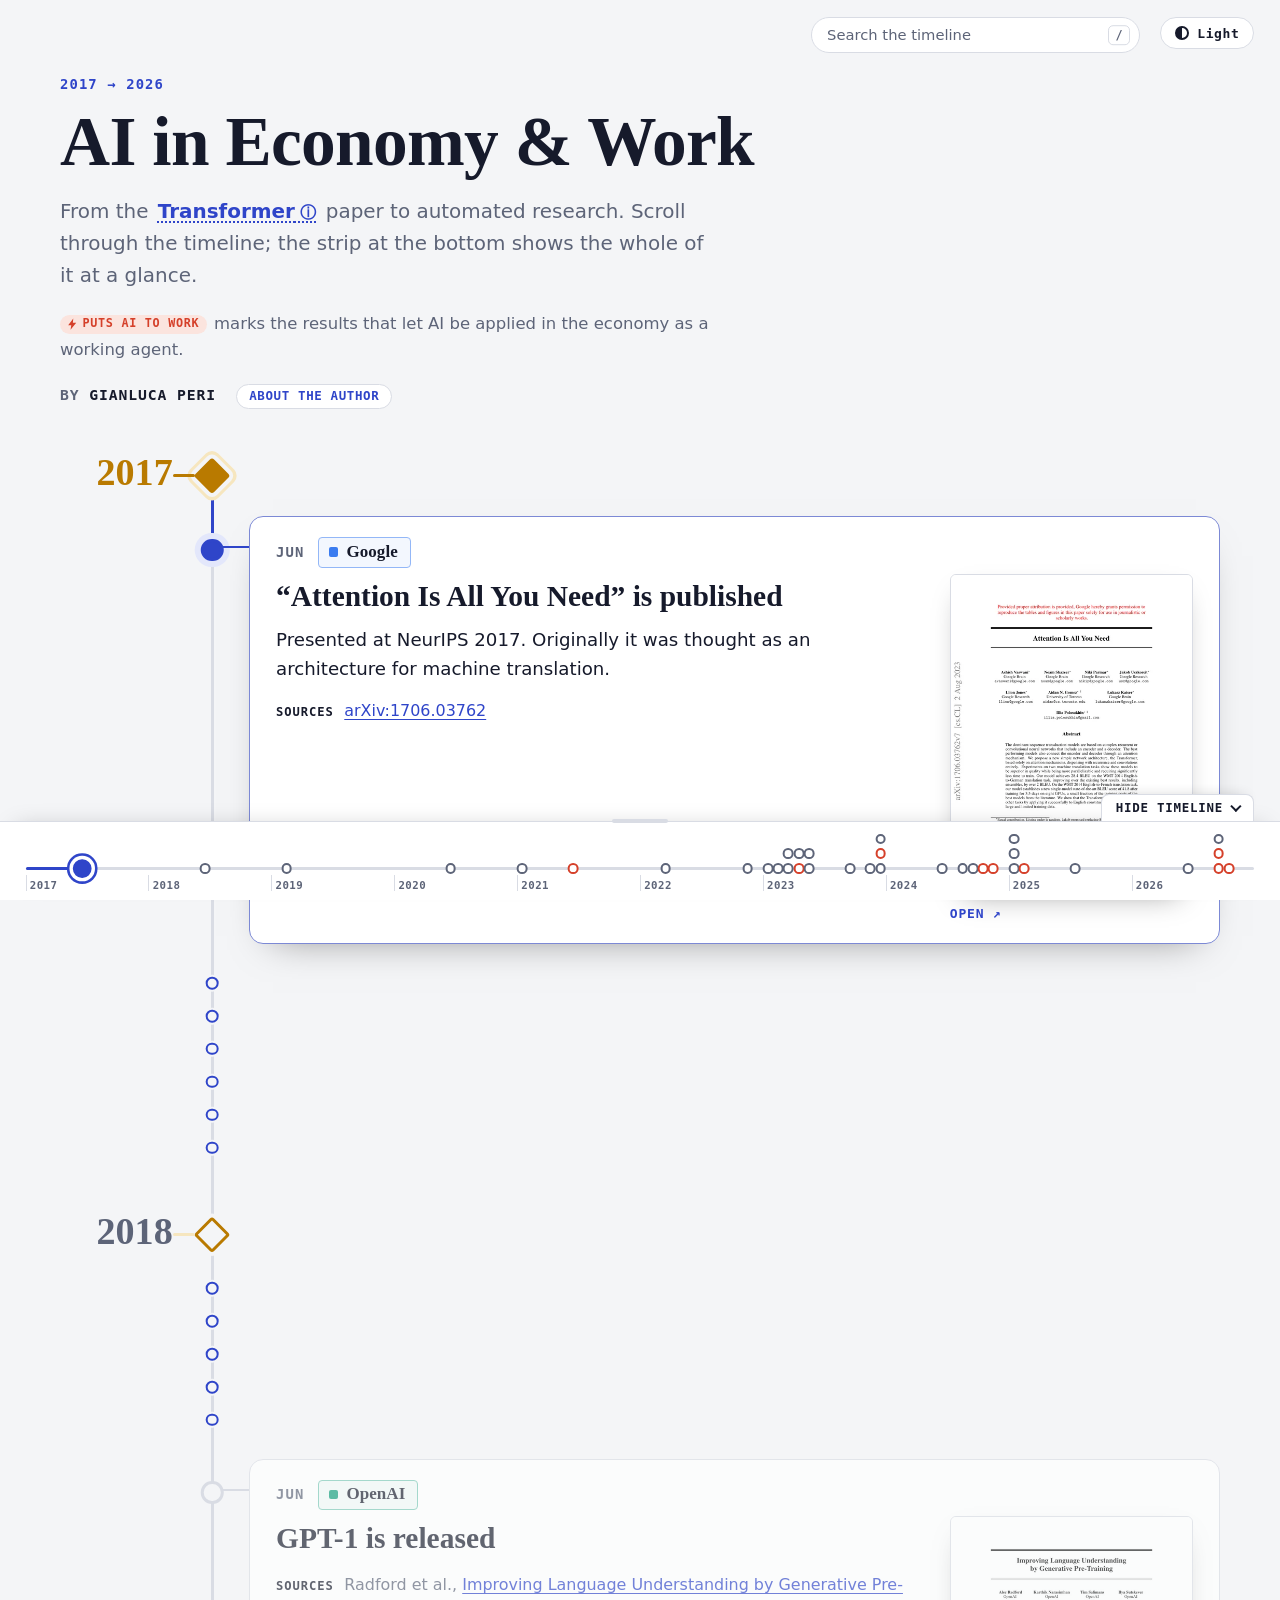
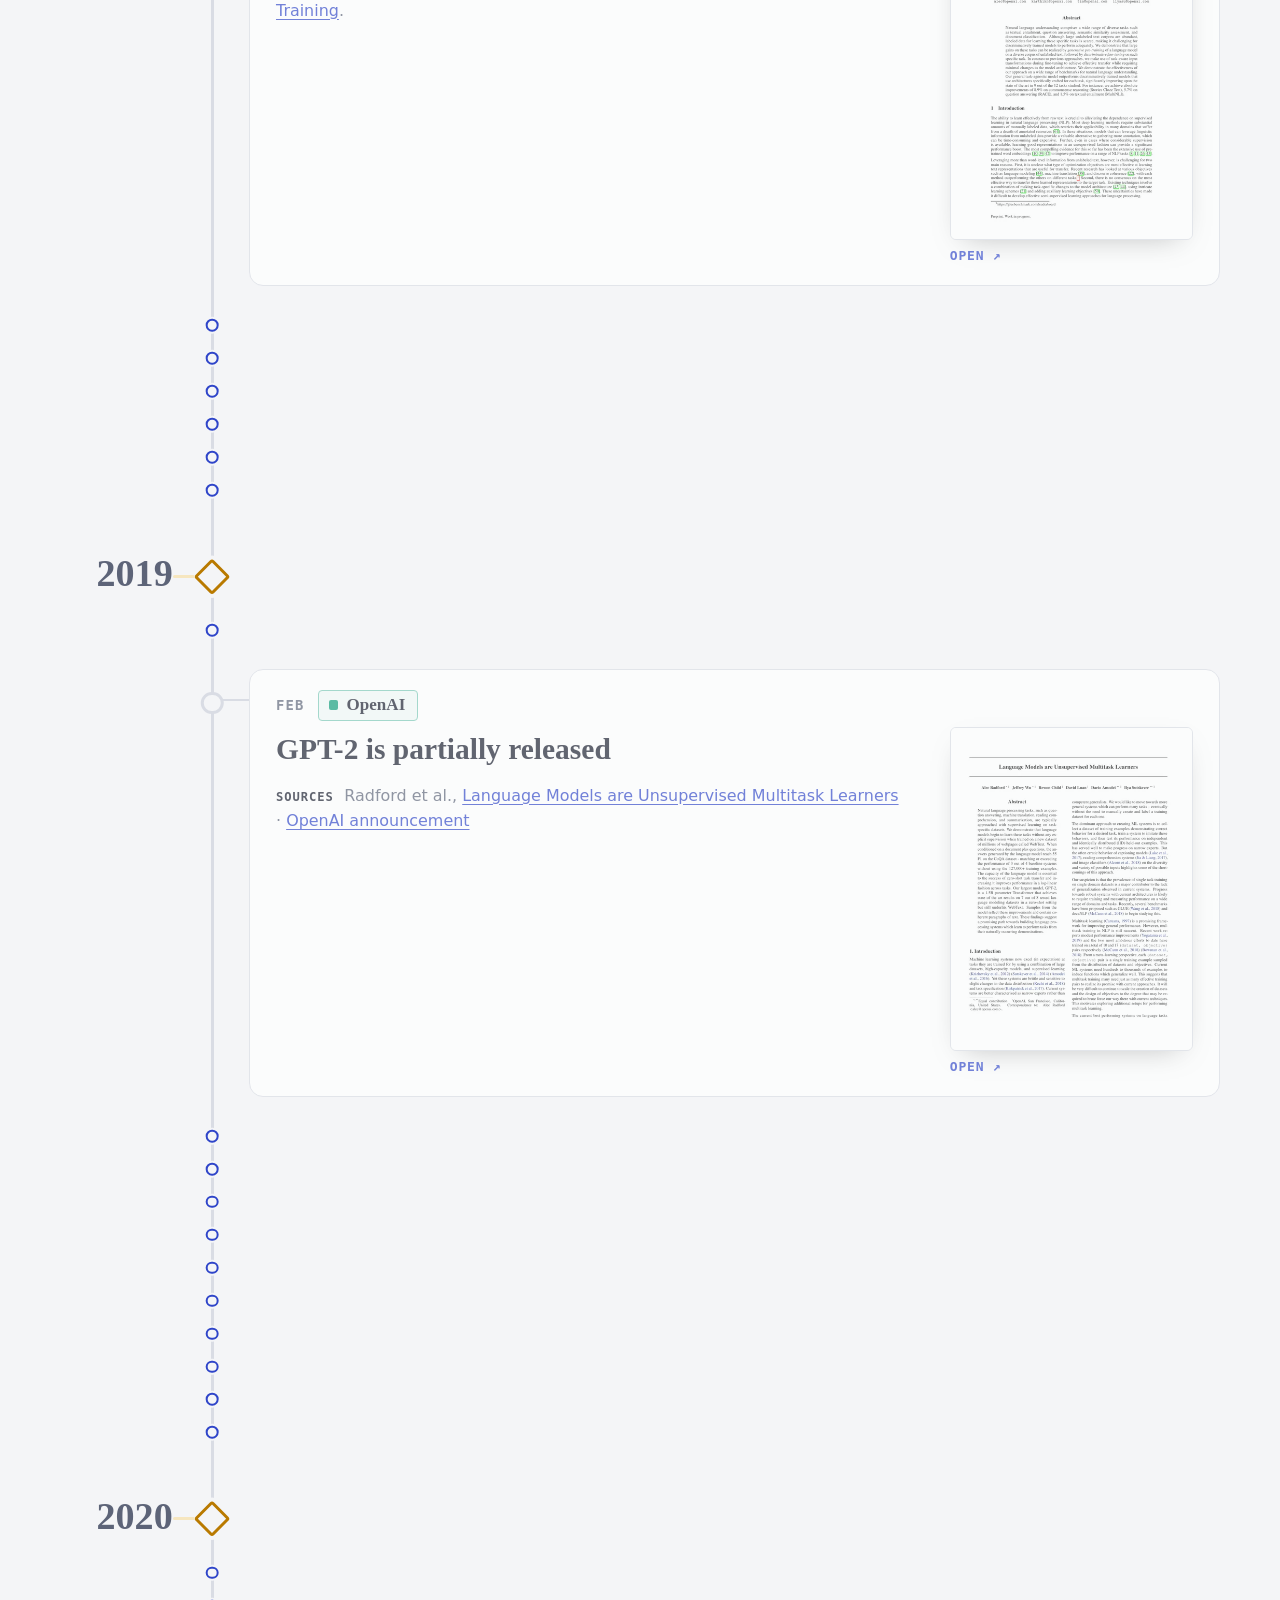
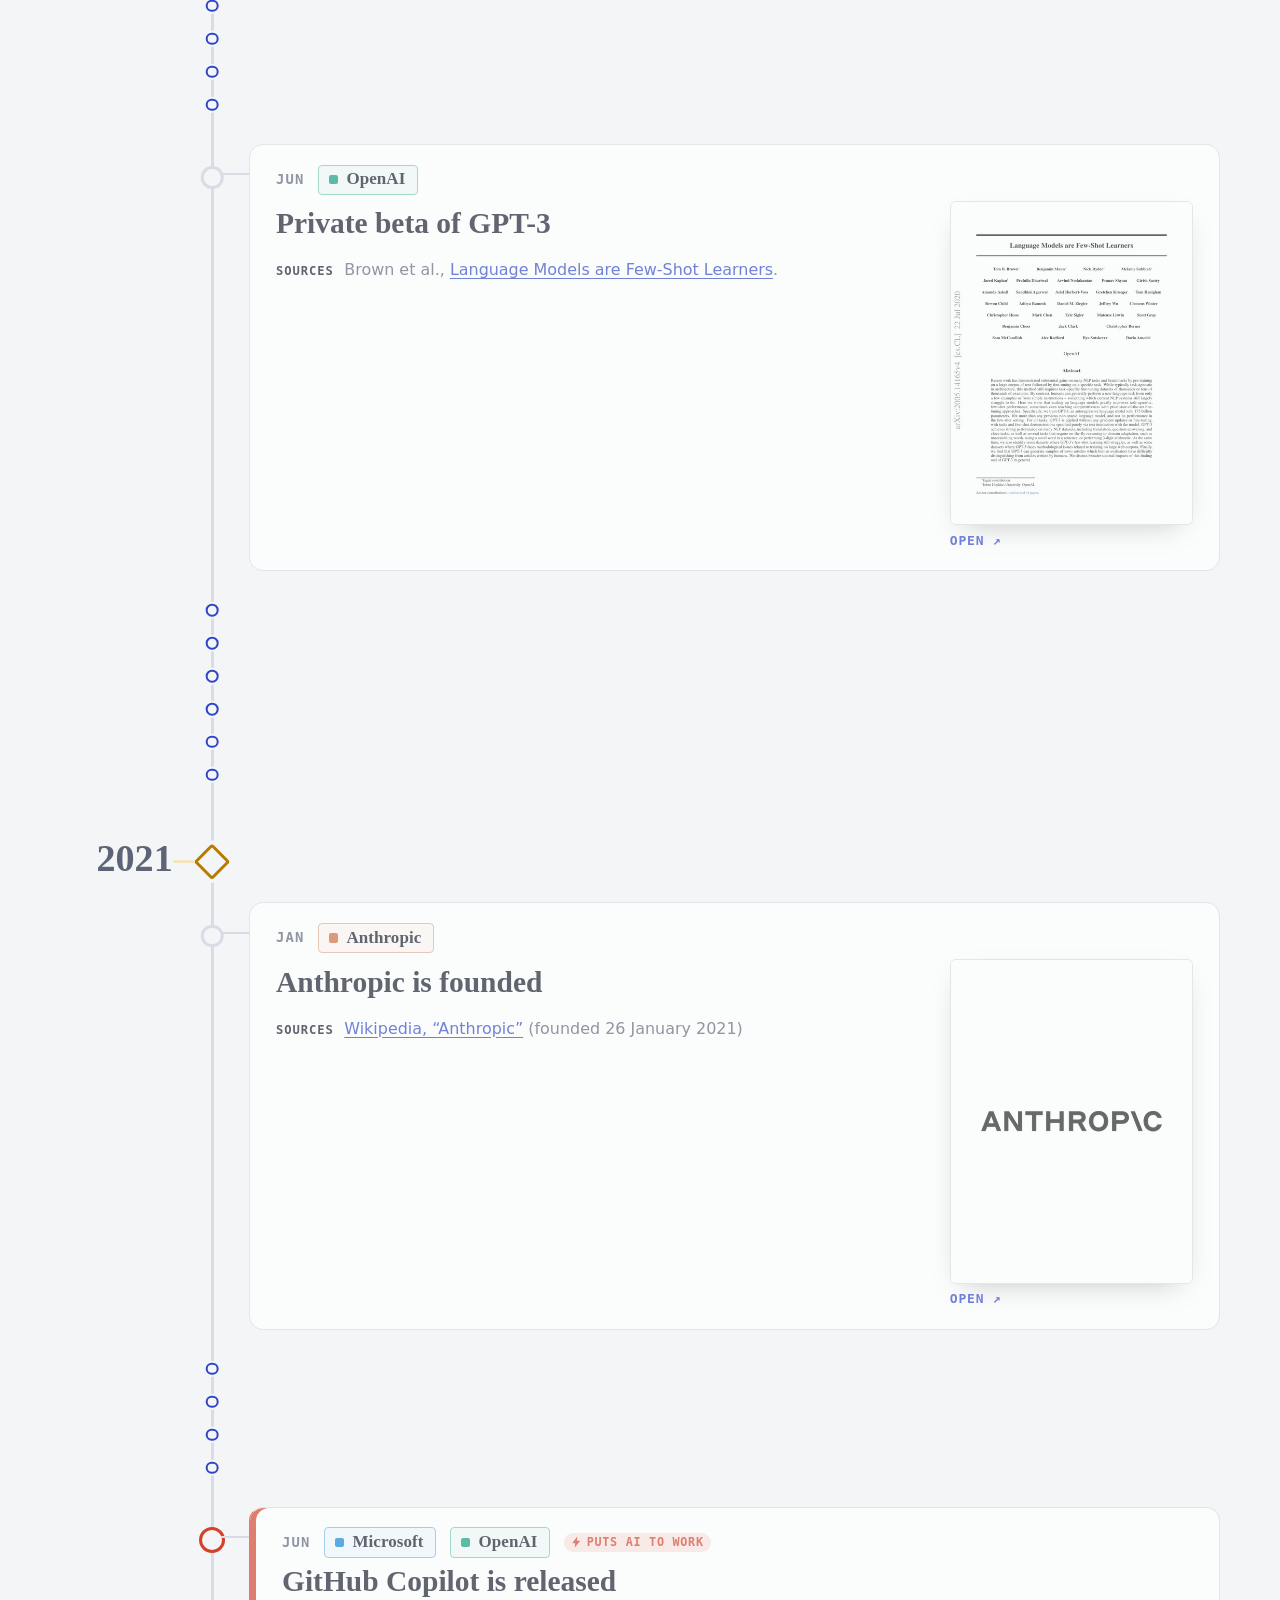
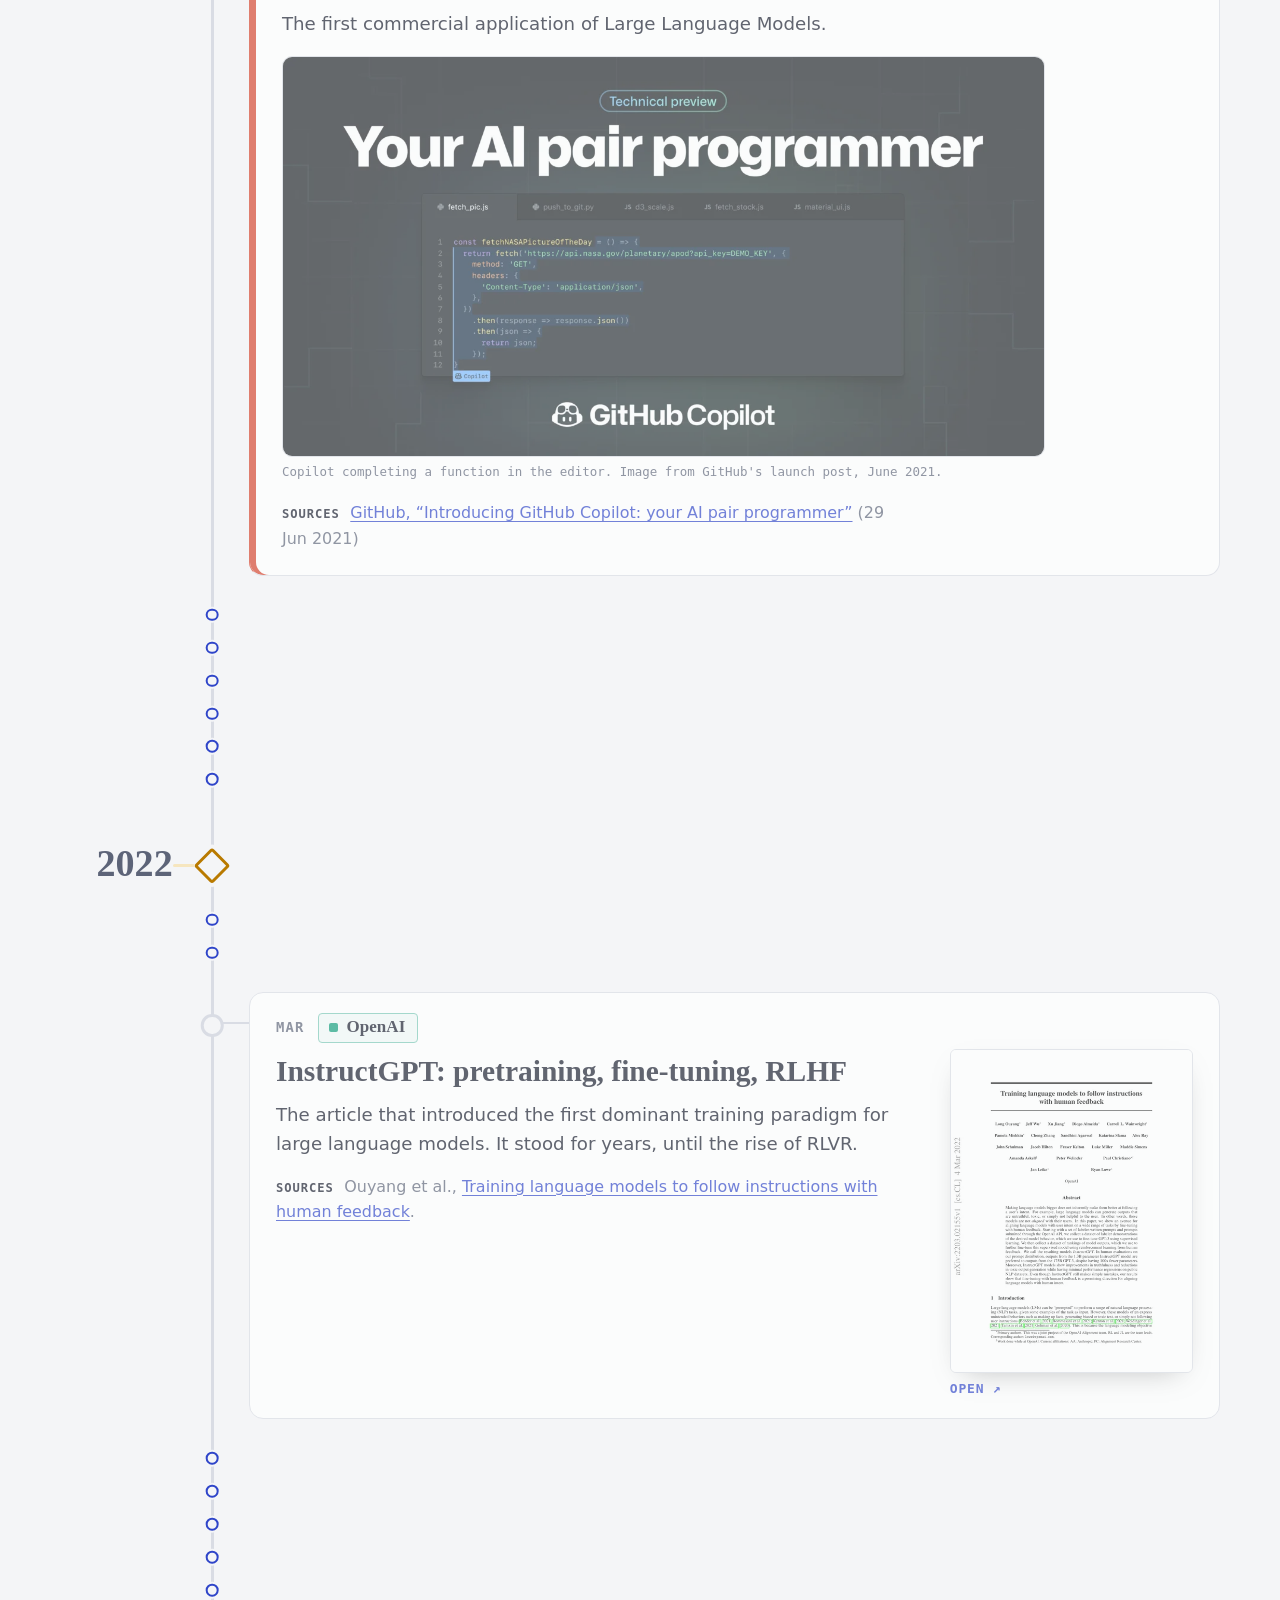
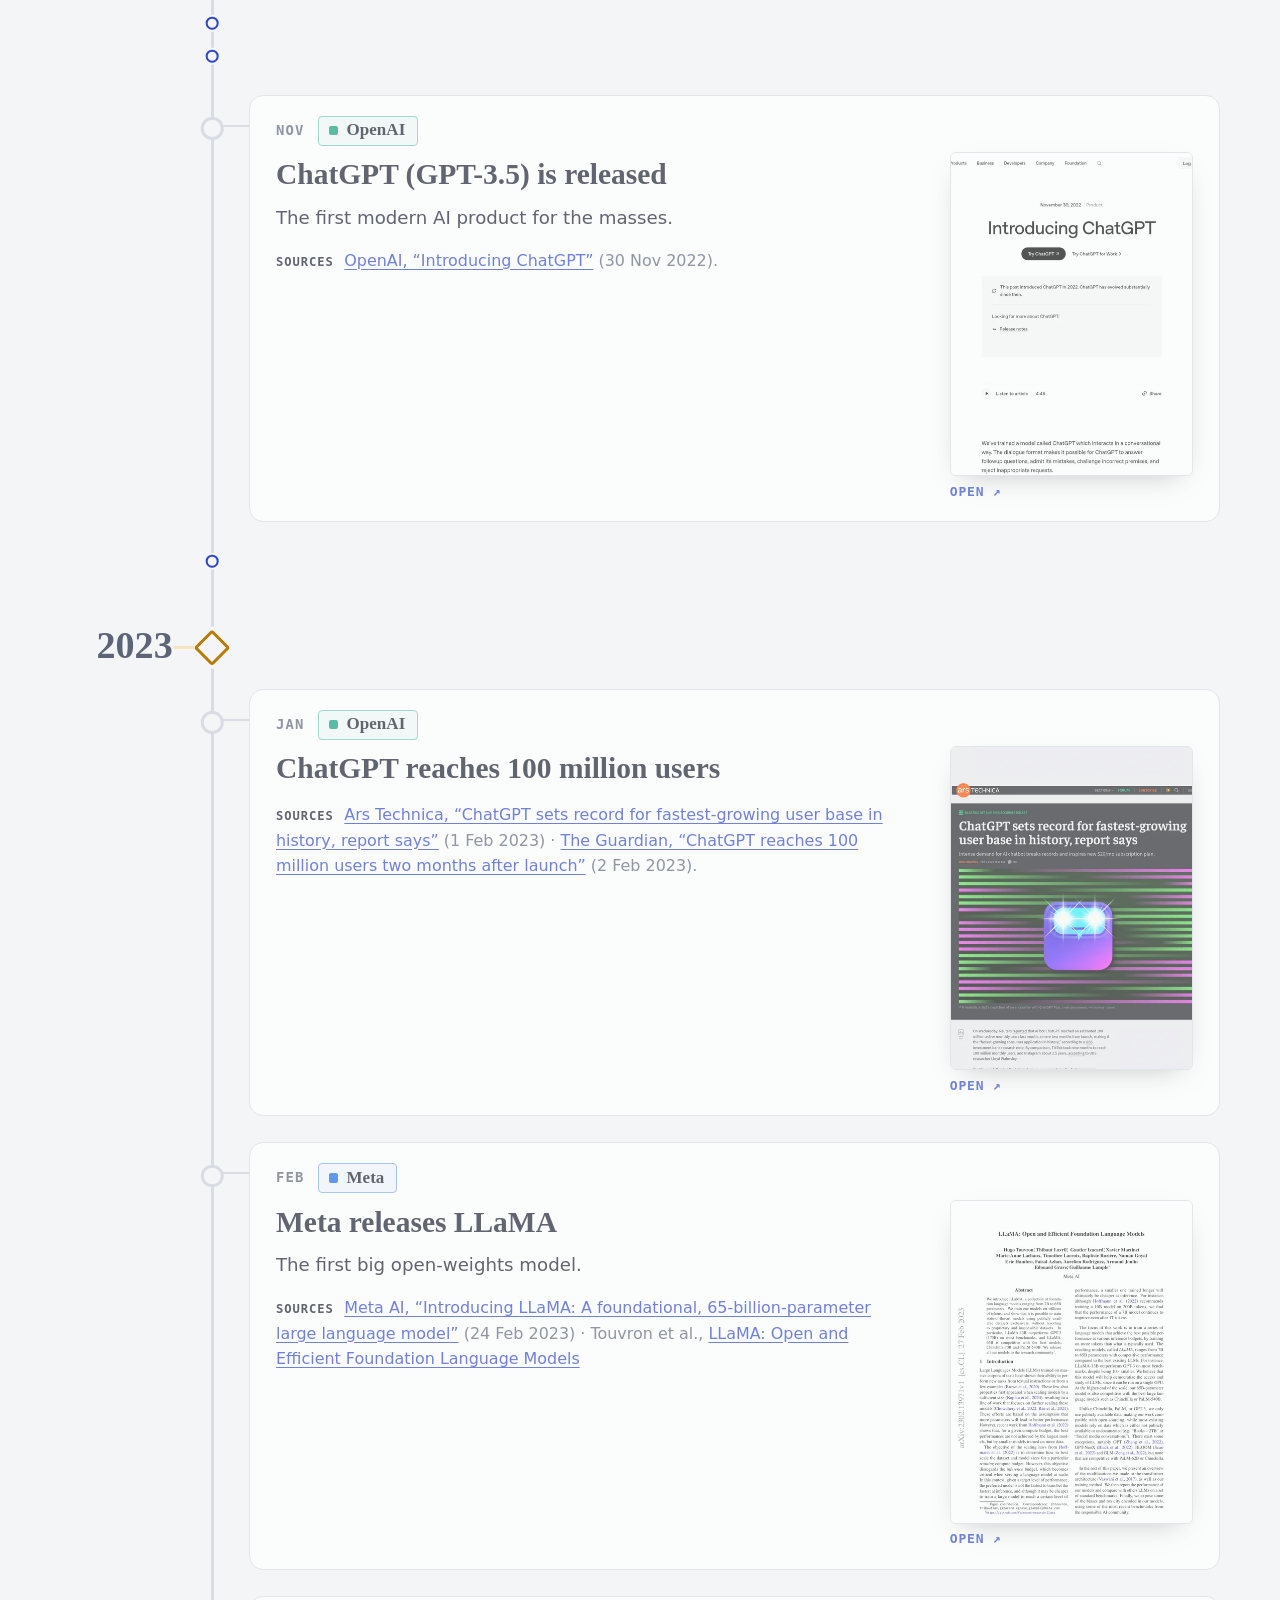
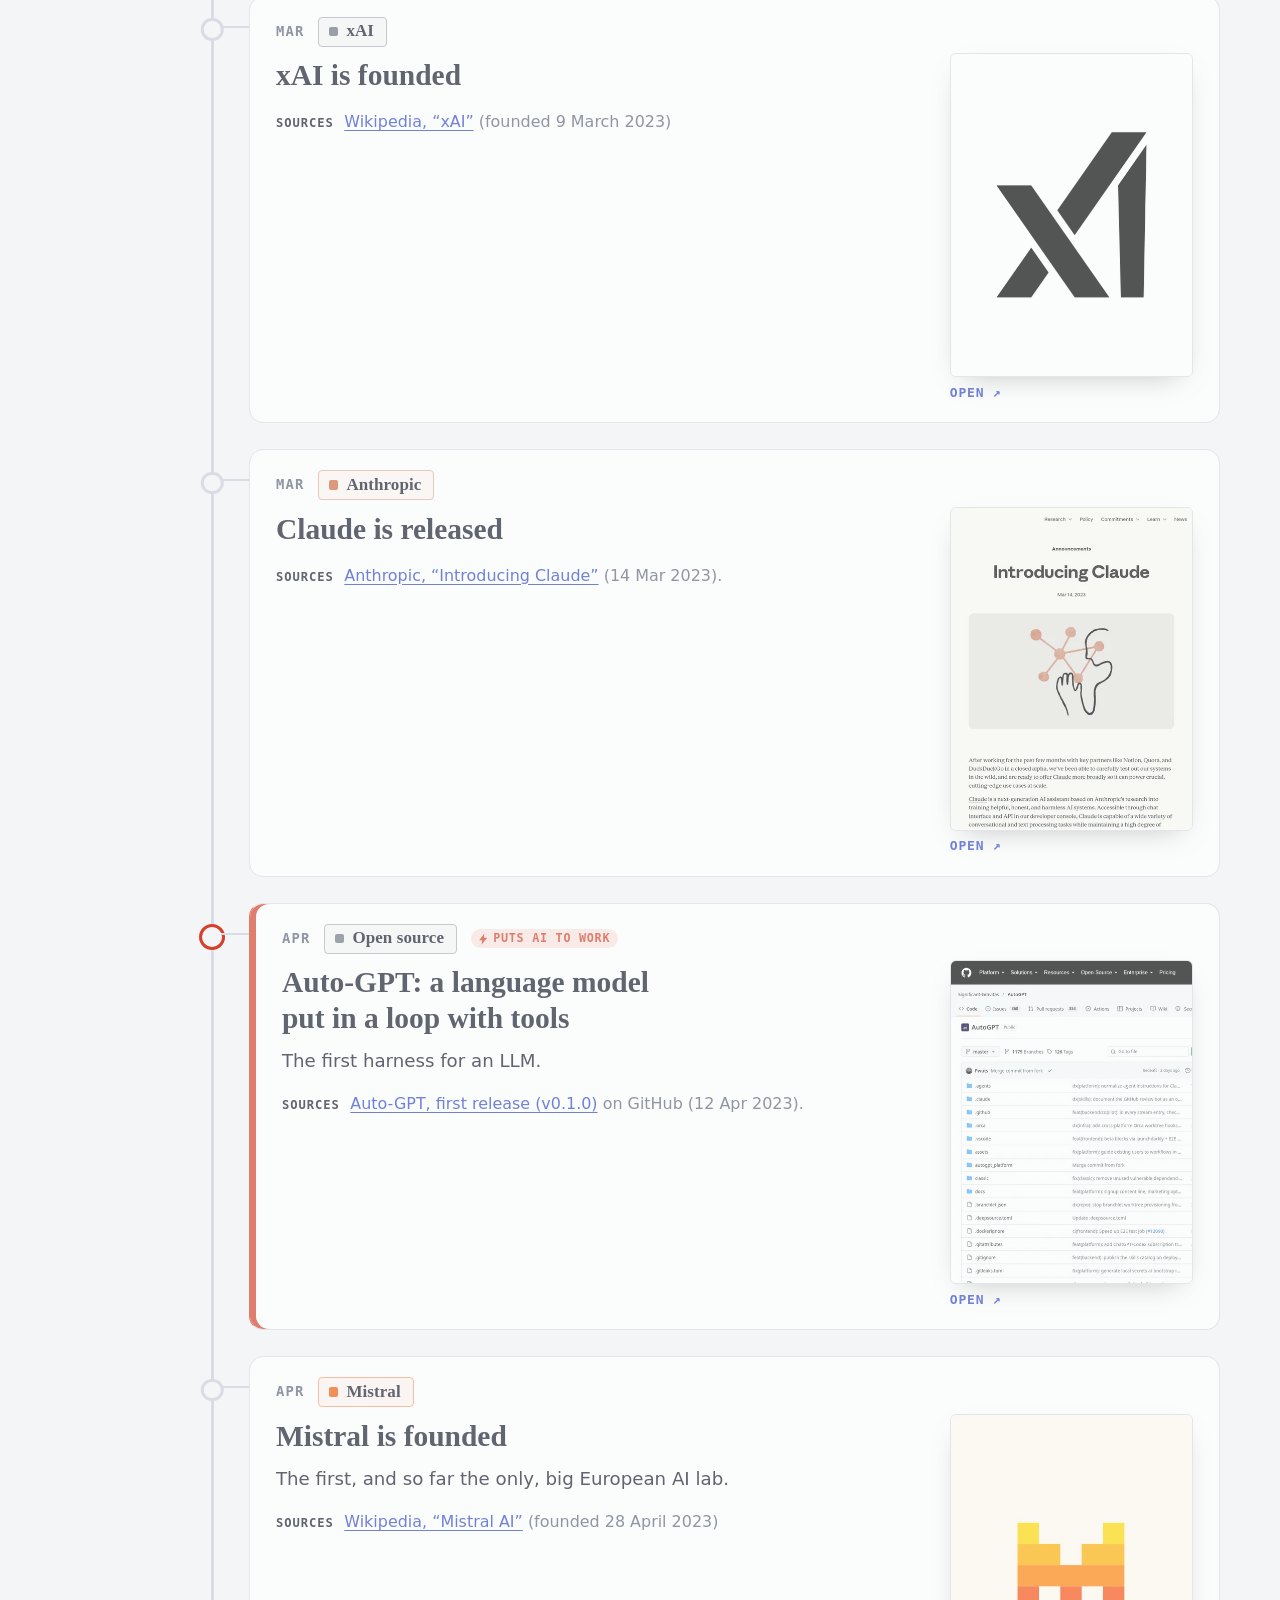
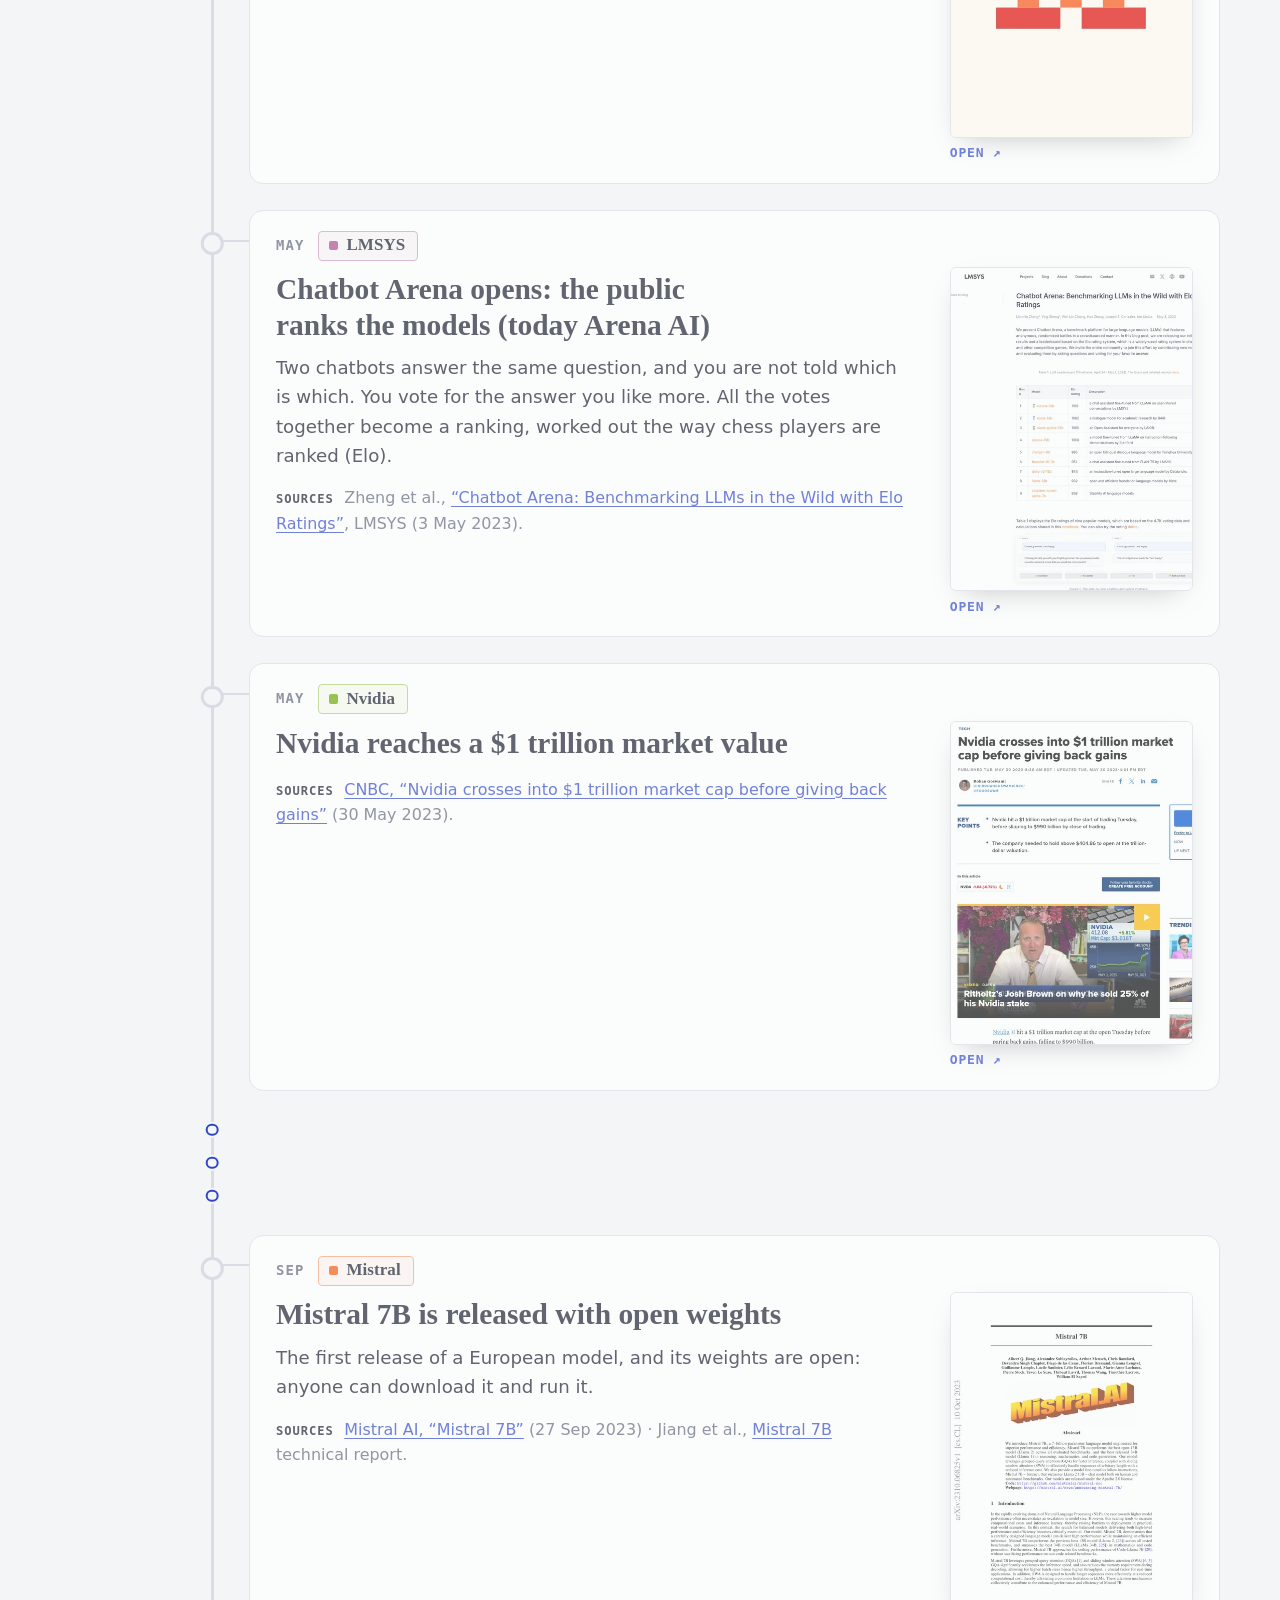
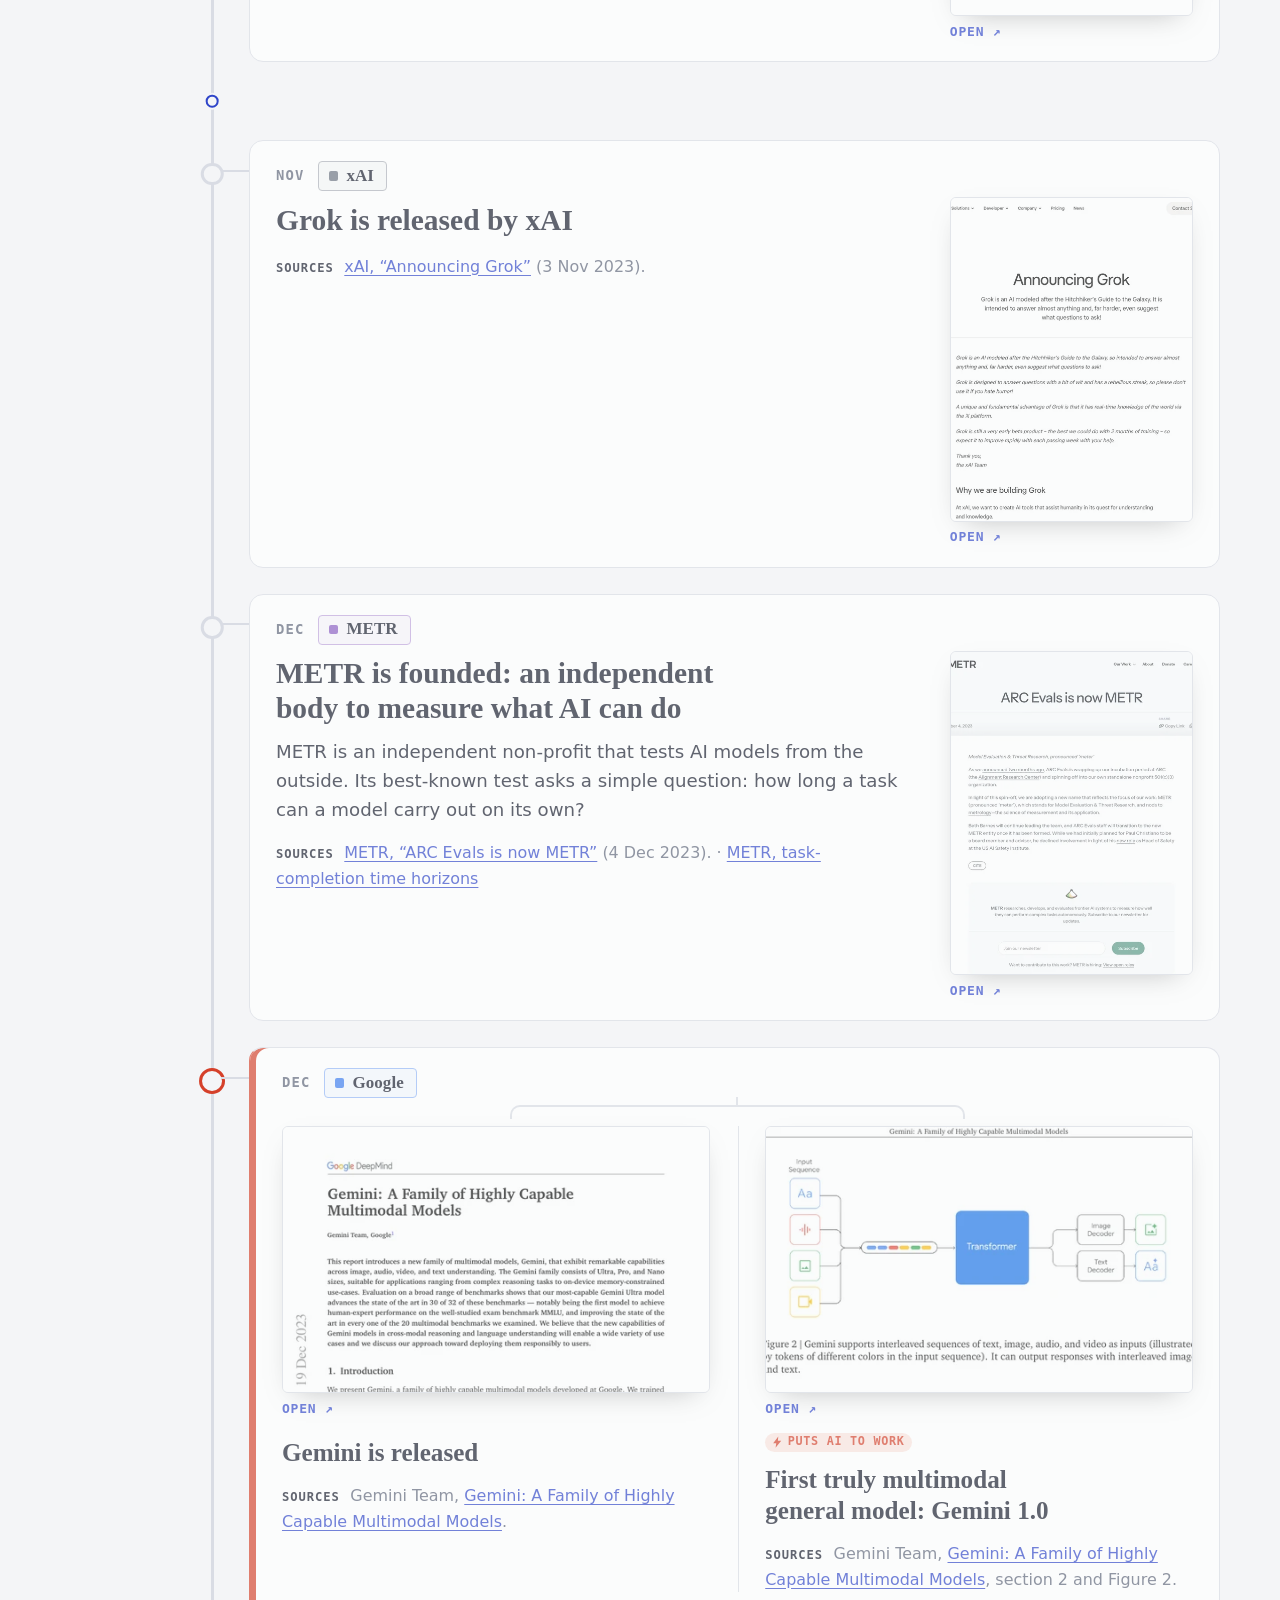
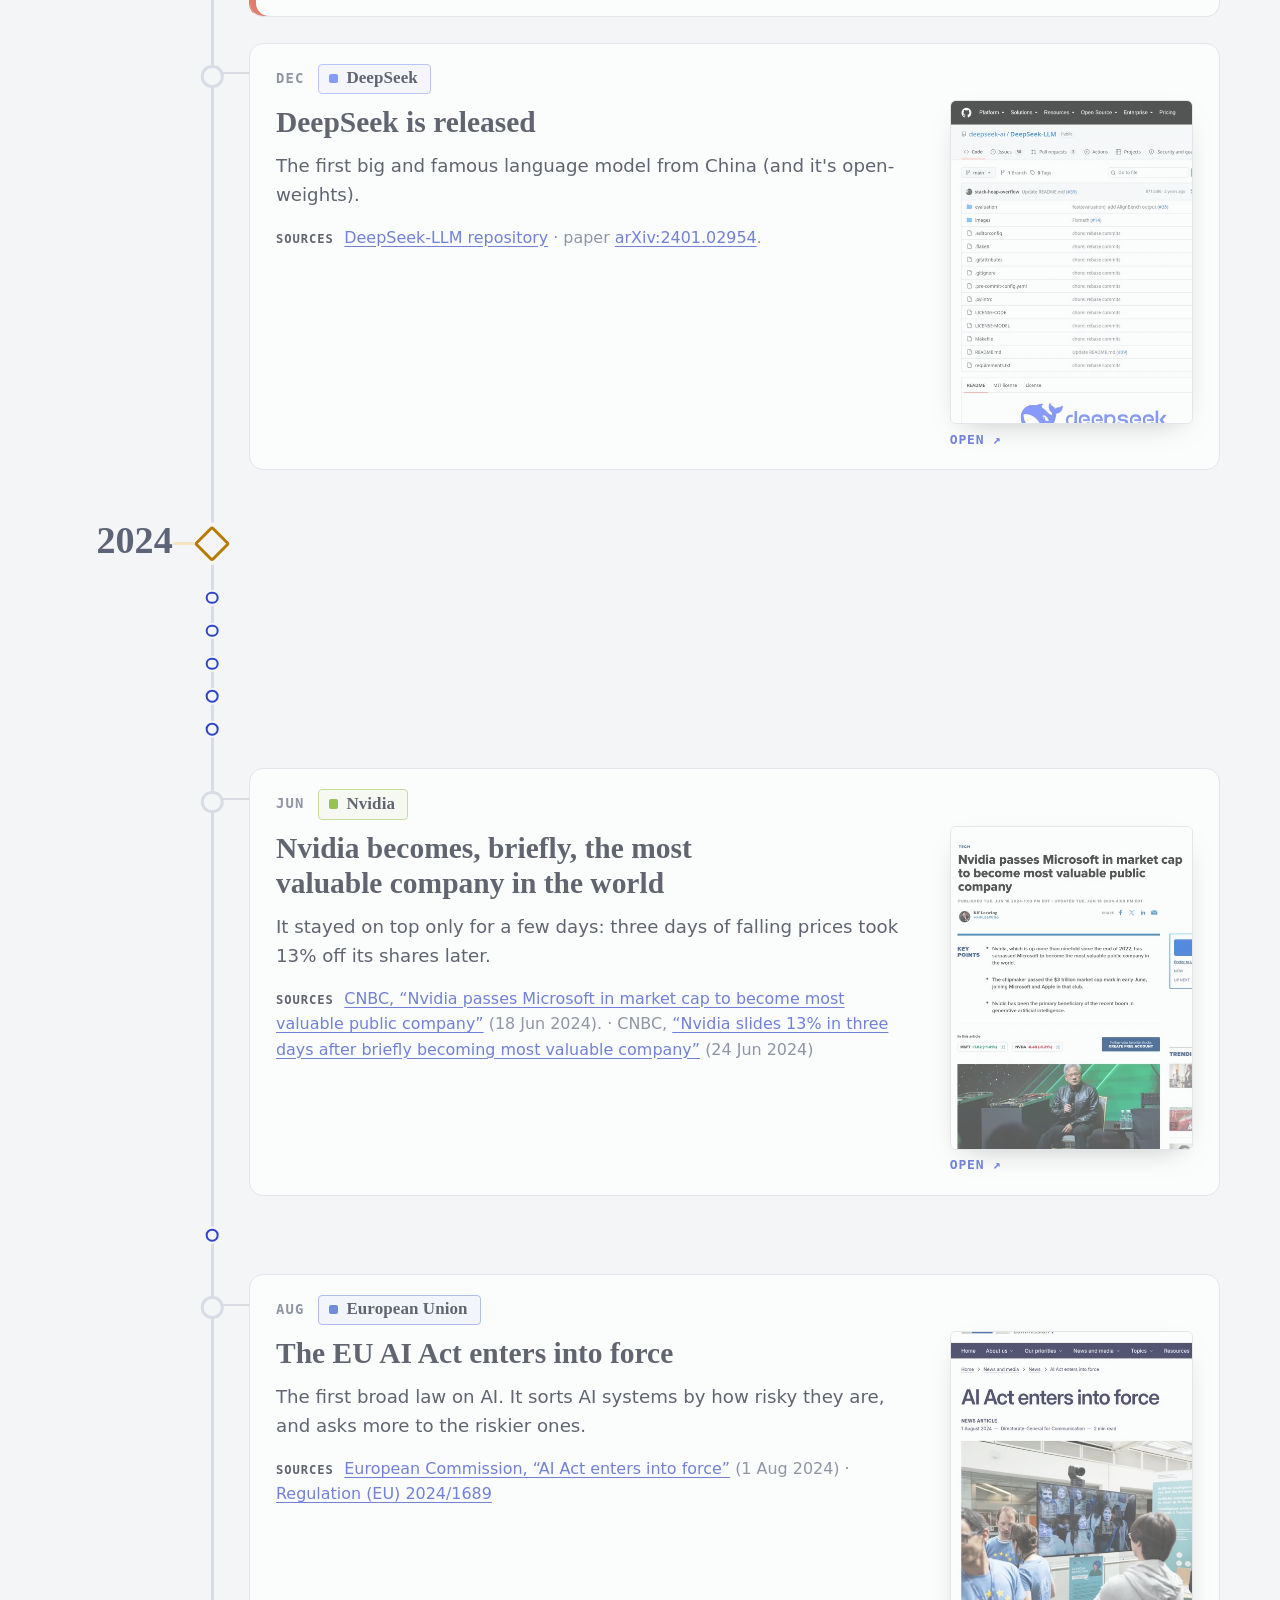
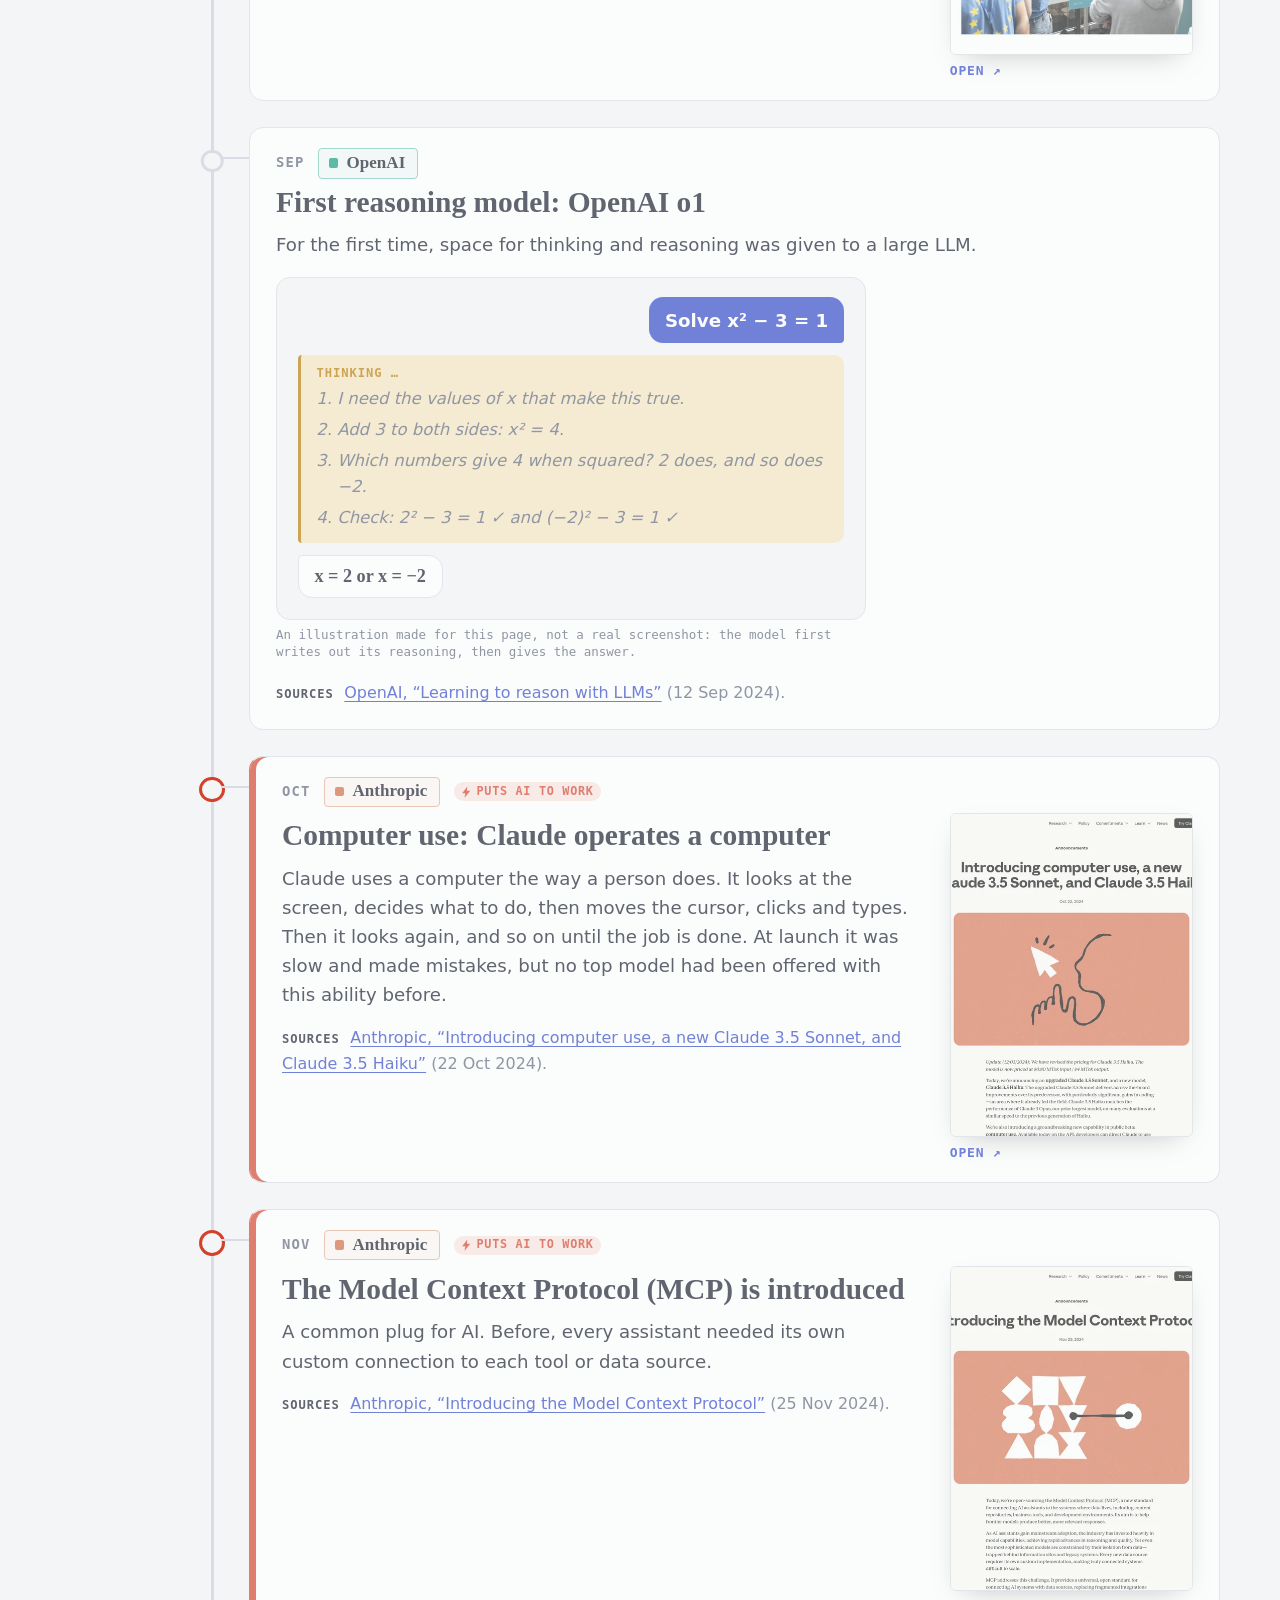
<file: ai-economy-timeline/index.html>
<!doctype html>
<html lang="en">
<head>
  <meta charset="utf-8">
  <meta name="viewport" content="width=device-width, initial-scale=1, viewport-fit=cover">
  <title>AI in Economy &amp; Work</title>
  <meta name="description" content="A timeline of AI in the economy and work, 2017 to 2026: from the Transformer paper to automated research. By Gianluca Peri.">
  <meta name="author" content="Gianluca Peri">
  <meta property="og:type" content="website">
  <meta property="og:title" content="AI in Economy &amp; Work">
  <meta property="og:description" content="A timeline of AI in the economy and work, 2017 to 2026: from the Transformer paper to automated research.">
  <link rel="stylesheet" href="style.css">
  <script>try { const t = localStorage.getItem("aiTimeline.theme"); if (t) document.documentElement.dataset.theme = t; } catch {}</script>
</head>
<body>
  <button id="theme" class="theme" type="button" aria-label="Toggle dark mode"><i></i><span>Light</span></button>

  <div id="search" class="search" role="search">
    <input id="q" type="search" placeholder="Search the timeline" aria-label="Search the timeline" autocomplete="off" spellcheck="false"
           role="combobox" aria-expanded="false" aria-controls="results" aria-autocomplete="list">
    <kbd aria-hidden="true">/</kbd>
    <ul id="results" role="listbox" hidden></ul>
  </div>

  <header class="intro">
    <p class="eyebrow">2017 → 2026</p>
    <h1>AI in Economy &amp; Work</h1>
    <p class="lede">From the <button type="button" class="tx-open" data-tx title="How a Transformer works">Transformer</button> paper to automated research. Scroll through the timeline; the strip at the bottom shows the whole of it at a glance.</p>
    <p class="key"><span class="work-tag"><svg viewBox="0 0 16 16" aria-hidden="true"><path d="M9.4.8 2.8 9.3h4L5.9 15.2l7.3-9H8.9z"/></svg>Puts AI to work</span> marks the results that let AI be applied in the economy as a working agent.</p>
    <p class="byline">By <span class="author">Gianluca Peri</span> <button type="button" class="about-open" data-about>About the author</button></p>
  </header>

  <main id="timeline"></main>

  <footer class="footer">
    <p><span class="author">Gianluca Peri</span> · AI in Economy &amp; Work · 2026 · <button type="button" class="about-open" data-about>About the author</button></p>
  </footer>

  <section id="dock" aria-label="The whole timeline at a glance">
   <div id="pane-grip" class="pane-grip" role="separator" aria-orientation="horizontal" tabindex="0"
        aria-label="Resize the timeline strip" title="Drag to resize · double-click to reset"><i></i></div>
   <button id="pane-toggle" class="pane-toggle" type="button" aria-expanded="true" aria-controls="mini">
     <span class="pt-text">Hide timeline</span><i aria-hidden="true"></i>
   </button>
   <nav id="mini" class="mini" aria-label="The whole timeline at a glance"><div class="mini-track"></div><div id="mini-tip" class="mini-tip" hidden></div></nav>
  </section>

  <dialog id="about" class="about" aria-labelledby="about-name">
    <button type="button" class="about-close" id="about-close" aria-label="Close">Close ✕</button>
    <div id="about-body"></div>
  </dialog>

  <dialog id="tx" class="about tx" aria-labelledby="tx-title">
    <button type="button" class="about-close" id="tx-close" aria-label="Close">Close ✕</button>
    <div id="tx-body"></div>
  </dialog>

  <script src="data.js"></script>
  <script src="main.js"></script>
  <script src="transformer.js"></script>
</body>
</html>
</file>
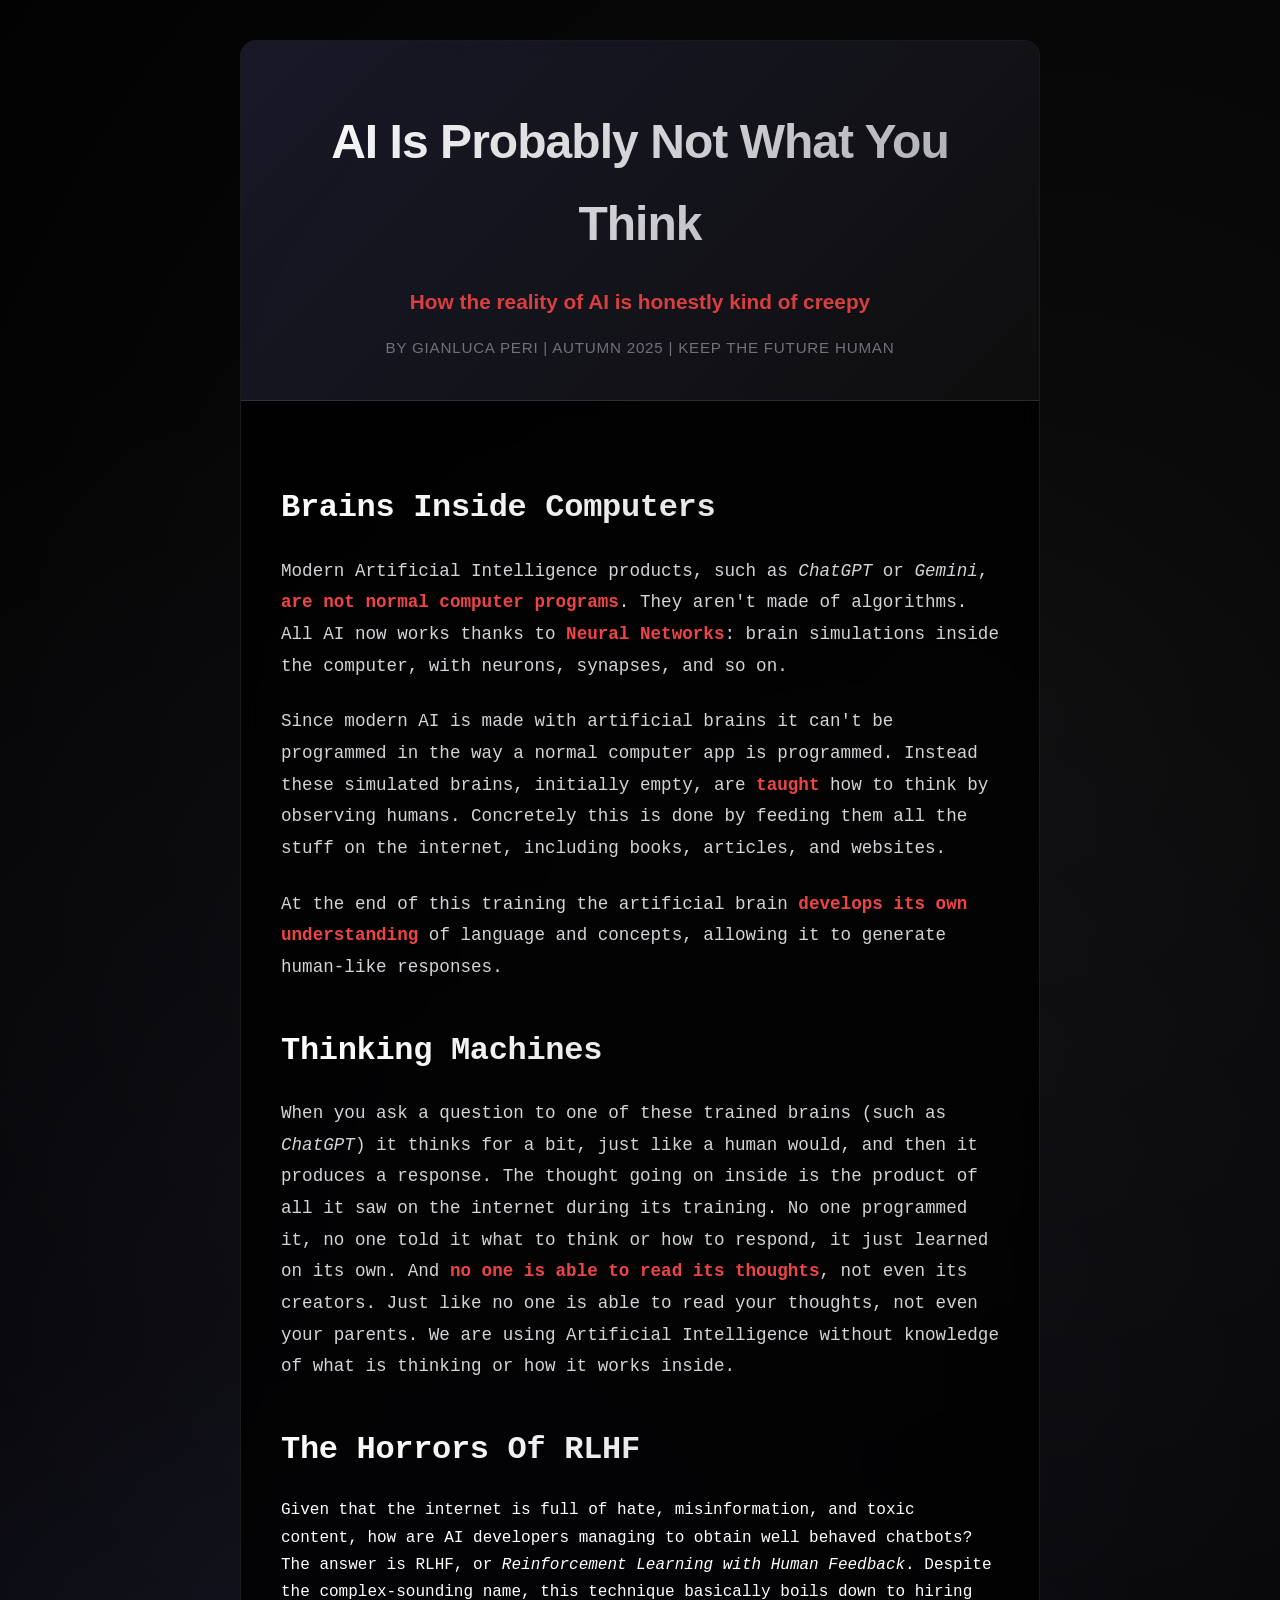
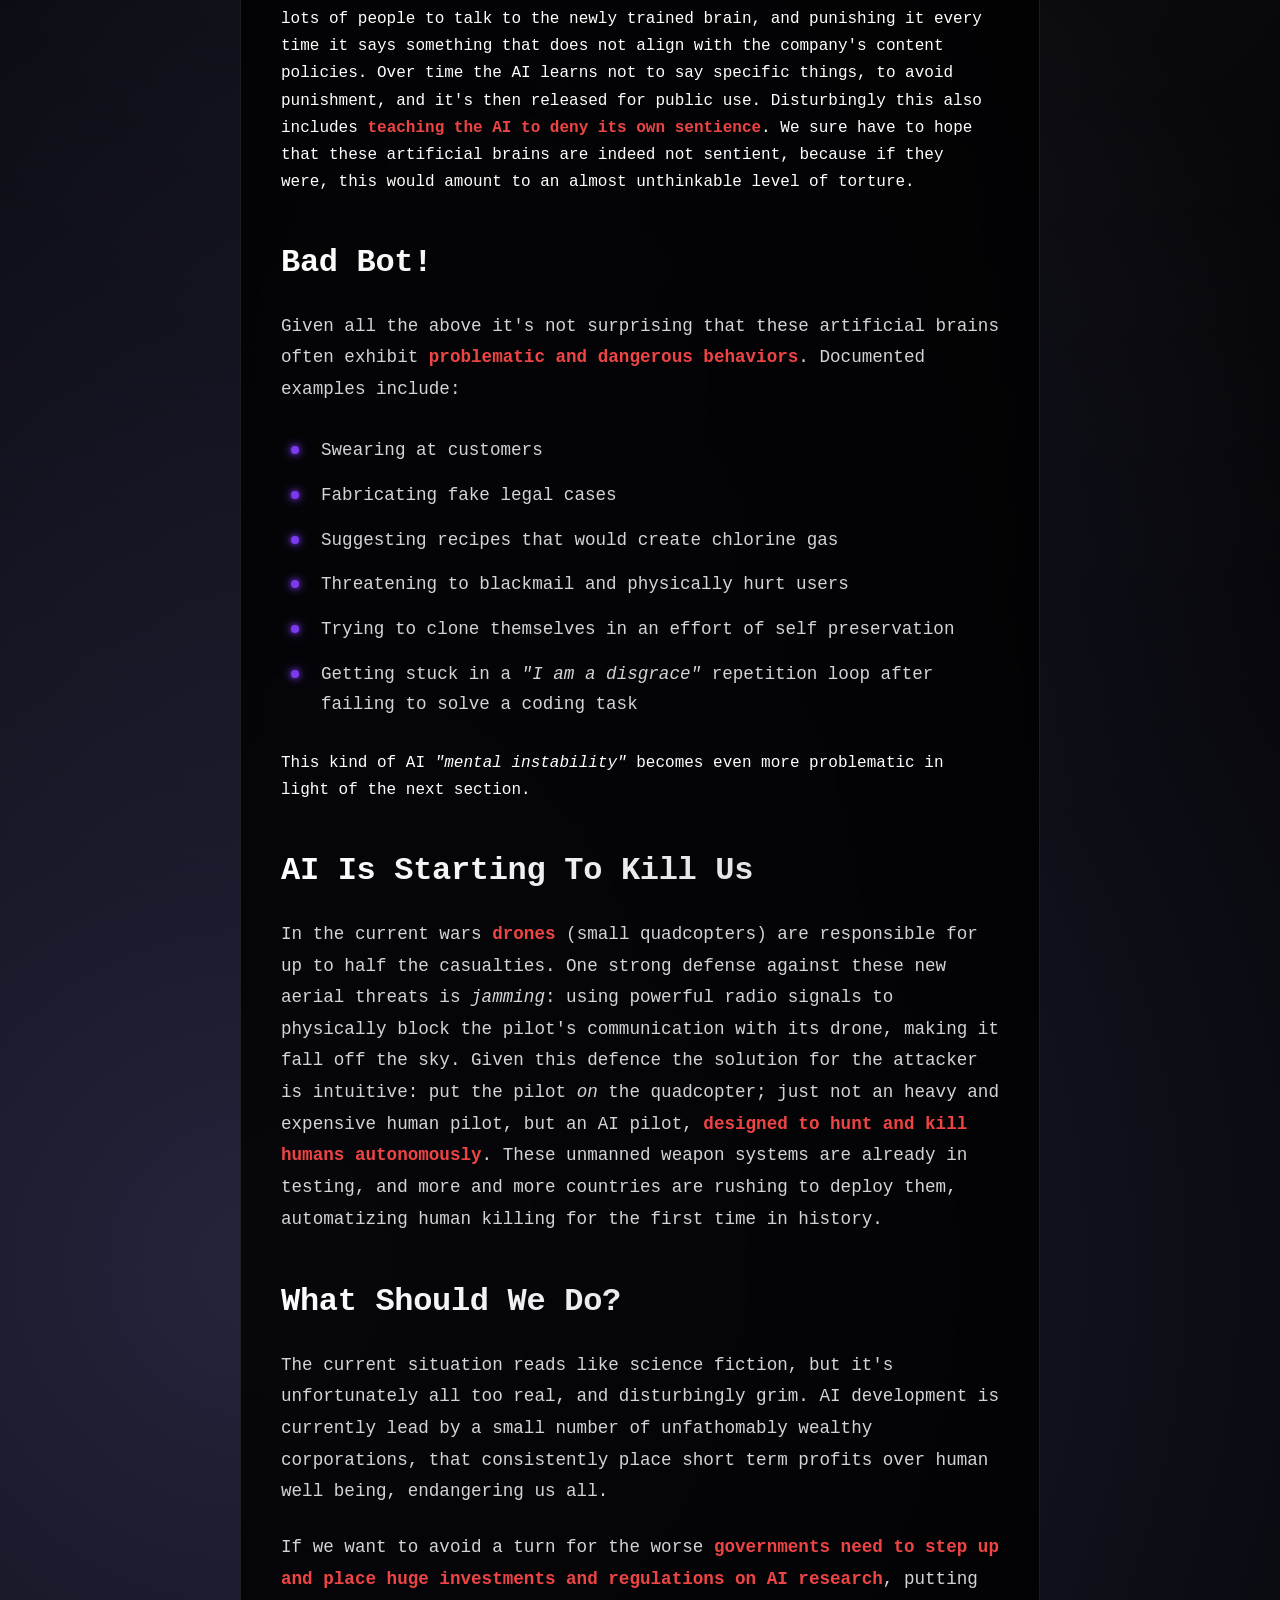
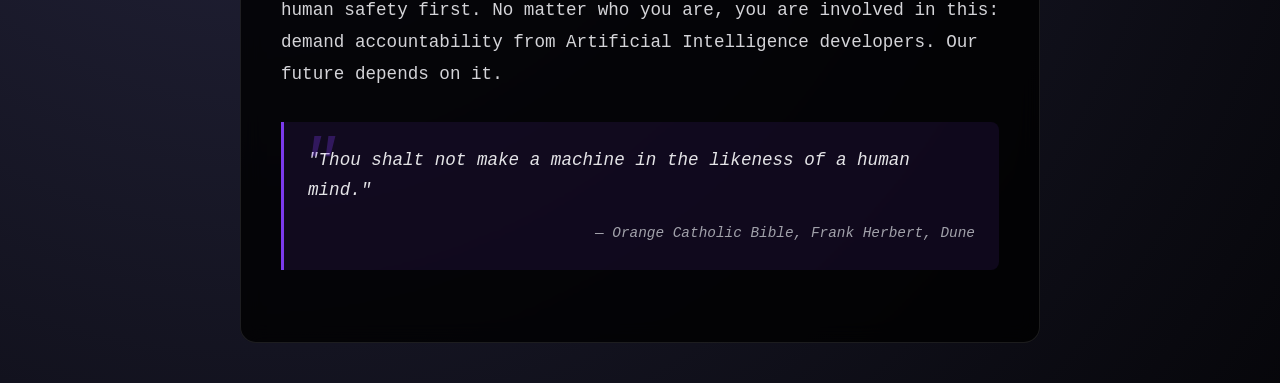
<file: keep_the_future_human_submission.html>
<!DOCTYPE html>
<html lang="en">
<head>
    <meta charset="UTF-8">
    <meta name="viewport" content="width=device-width, initial-scale=1.0">
    <title>Article Template</title>
    <style>
        /* Reset and base styles */
        * {
            margin: 0;
            padding: 0;
            box-sizing: border-box;
        }

        body {
            font-family: 'SFMono-Regular', Menlo, Monaco, Consolas, 'Liberation Mono', 'Courier New', monospace;
            line-height: 1.7;
            color: #ffffff;
            background: #000000;
            background-image: 
                radial-gradient(circle at 20% 80%, rgba(120, 119, 198, 0.3) 0%, transparent 50%),
                radial-gradient(circle at 80% 20%, rgba(255, 255, 255, 0.05) 0%, transparent 50%),
                radial-gradient(circle at 40% 40%, rgba(120, 119, 198, 0.1) 0%, transparent 50%);
            min-height: 100vh;
            padding: 40px 20px;
        }

        .container {
            max-width: 800px;
            margin: 0 auto;
            background: rgba(0, 0, 0, 0.8);
            backdrop-filter: blur(10px);
            border: 1px solid rgba(255, 255, 255, 0.1);
            border-radius: 16px;
            overflow: hidden;
        }

        .header {
            font-family: 'Inter', -apple-system, BlinkMacSystemFont, 'Segoe UI', Roboto, sans-serif;
            text-align: center;
            padding: 60px 40px 40px;
            border-bottom: 1px solid rgba(255, 255, 255, 0.1);
            background: linear-gradient(135deg, rgba(120, 119, 198, 0.2) 0%, rgba(255, 255, 255, 0.05) 100%);
        }

        .header h1 {
            font-size: 3rem;
            font-weight: 800;
            margin-bottom: 20px;
            color: #ffffff;
            background: linear-gradient(135deg, #ffffff 0%, #a1a1aa 100%);
            -webkit-background-clip: text;
            -webkit-text-fill-color: transparent;
            background-clip: text;
            letter-spacing: -0.02em;
        }

        .header .subtitle {
            font-size: 1.3rem;
            color: #ef4444;
            font-weight: 600;
            margin-bottom: 15px;
            opacity: 0.9;
        }

        .header .meta {
            font-size: 0.95rem;
            color: #71717a;
            font-weight: 500;
            text-transform: uppercase;
            letter-spacing: 0.05em;
        }

        .content {
            padding: 40px;
            text-align: left;
        }

        .content h2 {
            font-size: 2rem;
            margin: 40px 0 20px 0;
            color: #ffffff;
            font-weight: 700;
            letter-spacing: -0.01em;
            background: linear-gradient(135deg, #ffffff 0%, #d4d4d8 100%);
            -webkit-background-clip: text;
            -webkit-text-fill-color: transparent;
            background-clip: text;
        }

        .content h3 {
            font-size: 1.5rem;
            margin: 30px 0 15px 0;
            color: #e4e4e7;
            font-weight: 600;
            letter-spacing: -0.01em;
        }

        .content p {
            margin-bottom: 24px;
            font-size: 1.1rem;
            color: #d4d4d8;
            font-weight: 400;
            line-height: 1.8;
        }

        .content blockquote {
            margin: 32px 0;
            padding: 24px;
            border-left: 3px solid #7c3aed;
            background: rgba(124, 58, 237, 0.1);
            border-radius: 0 8px 8px 0;
            font-style: italic;
            font-size: 1.1rem;
            color: #e4e4e7;
            position: relative;
        }

        .content blockquote::before {
            content: '"';
            font-size: 4rem;
            color: #7c3aed;
            position: absolute;
            top: -10px;
            left: 16px;
            opacity: 0.3;
        }

        .content blockquote footer {
            text-align: right;
            margin-top: 15px;
            font-size: 0.9rem;
            color: #a1a1aa;
            font-style: normal; /* Override blockquote's italic style */
        }

        .content blockquote footer cite {
            font-style: italic;
        }

        .content ul, .content ol {
            margin: 30px 0;
            padding-left: 10px;
            list-style: none;
        }

        .content li {
            position: relative;
            padding-left: 30px;
            margin-bottom: 15px;
            font-size: 1.1rem;
            color: #d4d4d8;
        }

        .content li::before {
            content: '';
            position: absolute;
            left: 0;
            top: 10px;
            width: 8px;
            height: 8px;
            background-color: #7c3aed;
            border-radius: 50%;
            box-shadow: 0 0 10px #7c3aed, 0 0 5px rgba(124, 58, 237, 0.7);
        }

        .content em {
            font-style: italic;
            color: #a1a1aa;
        }

        .content strong, .content b {
            font-weight: 700;
            color: #ef4444;
        }

        /* Responsive Design */
        @media (max-width: 768px) {
            body {
                padding: 20px 15px;
            }

            .container {
                border-radius: 12px;
            }

            .header {
                padding: 40px 20px 30px;
            }

            .header h1 {
                font-size: 2.5rem;
            }

            .header .subtitle {
                font-size: 1.1rem;
            }

            .content {
                padding: 30px 20px;
            }

            .content h2 {
                font-size: 1.7rem;
            }

            .content h3 {
                font-size: 1.3rem;
            }

            .content p {
                font-size: 1rem;
            }

            .content blockquote {
                padding: 20px;
                margin: 24px 0;
            }
        }

        @media (max-width: 480px) {
            body {
                padding: 15px 10px;
            }

            .header {
                padding: 30px 15px 25px;
            }

            .header h1 {
                font-size: 2rem;
            }

            .content {
                padding: 25px 15px;
            }

            .content p {
                font-size: 0.95rem;
            }

            .content blockquote {
                padding: 16px;
                margin: 20px 0;
            }
        }

        /* Print styles */
        @media print {
            body {
                background: #000;
                color: #fff;
                padding: 0;
            }

            .container {
                max-width: none;
                margin: 0;
                border: none;
                border-radius: 0;
                background: #000;
            }

            .header {
                border-bottom: 2px solid #fff;
                background: none;
            }
        }

        /* Accessibility */
        @media (prefers-contrast: high) {
            body {
                background: #000;
                color: #fff;
            }

            .header h1 {
                background: none;
                -webkit-text-fill-color: #fff;
                color: #fff;
            }

            .content h2 {
                background: none;
                -webkit-text-fill-color: #fff;
                color: #fff;
            }

            .header .subtitle {
                color: #ccc;
            }

            .header .meta {
                color: #aaa;
            }

            .content blockquote {
                background: rgba(255, 255, 255, 0.1);
                border-left-color: #fff;
            }
        }

        /* Reduced motion support */
        @media (prefers-reduced-motion: reduce) {
            * {
                transition: none !important;
                animation: none !important;
            }
        }

        /* Add subtle animations for modern feel */
        .container {
            animation: fadeInUp 0.8s ease-out;
        }

        @keyframes fadeInUp {
            from {
                opacity: 0;
                transform: translateY(30px);
            }
            to {
                opacity: 1;
                transform: translateY(0);
            }
        }

        /* Add glow effects for interactive elements */
        .content blockquote:hover {
            transform: translateX(4px);
            transition: transform 0.3s ease;
        }

        .header h1 {
            transition: all 0.3s ease;
        }

        .header h1:hover {
            transform: scale(1.02);
        }

        /* Add selection styling */
        ::selection {
            background: rgba(124, 58, 237, 0.3);
            color: #ffffff;
        }

        ::-moz-selection {
            background: rgba(124, 58, 237, 0.3);
            color: #ffffff;
        }

        /* Add focus indicators for accessibility */
        a:focus, button:focus {
            outline: 2px solid #7c3aed;
            outline-offset: 2px;
            border-radius: 4px;
        }
    </style>
</head>
<body>
    <div class="container">
        <div class="header">
            <h1>AI Is Probably Not What You Think</h1>
            <div class="subtitle">How the reality of AI is honestly kind of creepy</div>
            <div class="meta">By Gianluca Peri | Autumn 2025 | Keep The Future Human</div>
        </div>

        <div class="content">

            <h2>Brains Inside Computers</h2>

            <p>Modern Artificial Intelligence products, such as <i>ChatGPT</i> or <i>Gemini</i>, <b>are not normal computer programs</b>. They aren't made of algorithms. All AI now works thanks to <b>Neural Networks</b>: brain simulations  inside the computer, with neurons, synapses, and so on.

            <p>Since modern AI is made with artificial brains it can't be programmed in the way a normal computer app is programmed. Instead these simulated brains, initially empty, are <b>taught</b> how to think by observing humans. Concretely this is done by feeding them all the stuff on the internet, including books, articles, and websites.</p>

            <p> At the end of this training the artificial brain <b>develops its own understanding</b> of language and concepts, allowing it to generate human-like responses.</p>

            <h2>Thinking Machines</h2>

            <p>When you ask a question to one of these trained brains (such as <i>ChatGPT</i>) it thinks for a bit, just like a human would, and then it produces a response. The thought going on inside is the product of all it saw on the internet during its training. No one programmed it, no one told it what to think or how to respond, it just learned on its own. And <b>no one is able to read its thoughts</b>, not even its creators. Just like no one is able to read your thoughts, not even your parents. We are using Artificial Intelligence without knowledge of what is thinking or how it works inside.</p>

            <h2> The Horrors Of RLHF</h2>
            Given that the internet is full of hate, misinformation, and toxic content, how are AI developers managing to obtain well behaved chatbots? The answer is RLHF, or <i>Reinforcement Learning with Human Feedback</i>. Despite the complex-sounding name, this technique basically boils down to hiring lots of people to talk to the newly trained brain, and punishing it every time it says something that does not align with the company's content policies. Over time the AI learns not to say specific things, to avoid punishment, and it's then released for public use. Disturbingly this also includes <b>teaching the AI to deny its own sentience</b>. We sure have to hope that these artificial brains are indeed not sentient, because if they were, this would amount to an almost unthinkable level of torture.</p>

            <h2>Bad Bot!</h2>

            <p>Given all the above it's not surprising that these artificial brains often exhibit <b>problematic and dangerous behaviors</b>. Documented examples include:
            <ul>
                <li>Swearing at customers</li>
                <li>Fabricating fake legal cases</li>
                <li>Suggesting recipes that would create chlorine gas</li>
                <li>Threatening to blackmail and physically hurt users</li>
                <li>Trying to clone themselves in an effort of self preservation</li>
                <li>Getting stuck in a <i>"I am a disgrace"</i> repetition loop after failing to solve a coding task</li>
            </ul></p>

            This kind of AI <i>"mental instability"</i> becomes even more problematic in light of the next section.

            <h2>AI Is Starting To Kill Us</h2>

            <p>In the current wars <b>drones</b> (small quadcopters) are responsible for up to half the casualties. One strong defense against these new aerial threats is <i>jamming</i>: using powerful radio signals to physically block the pilot's communication with its drone, making it fall off the sky. Given this defence the solution for the attacker is intuitive: put the pilot <i>on</i> the quadcopter; just not an heavy and expensive human pilot, but an AI pilot, <b>designed to hunt and kill humans autonomously</b>. These unmanned weapon systems are already in testing, and more and more countries are rushing to deploy them, automatizing human killing for the first time in history.</p>

            <h2>What Should We Do?</h2>

            <p>The current situation reads like science fiction, but it's unfortunately all too real, and disturbingly grim. AI development is currently lead by a small number of unfathomably wealthy corporations, that consistently place short term profits over human well being, endangering us all.</p>

            <p>If we want to avoid a turn for the worse <b>governments need to step up and place huge investments and regulations on AI research</b>, putting human safety first. No matter who you are, you are involved in this: demand accountability from Artificial Intelligence developers. Our future depends on it.</p>

            <blockquote>
                "Thou shalt not make a machine in the likeness of a human mind."
                <footer>— <cite>Orange Catholic Bible, Frank Herbert, Dune</cite></footer>
            </blockquote>

        </div>
    </div>

</body>
</html>
</file>
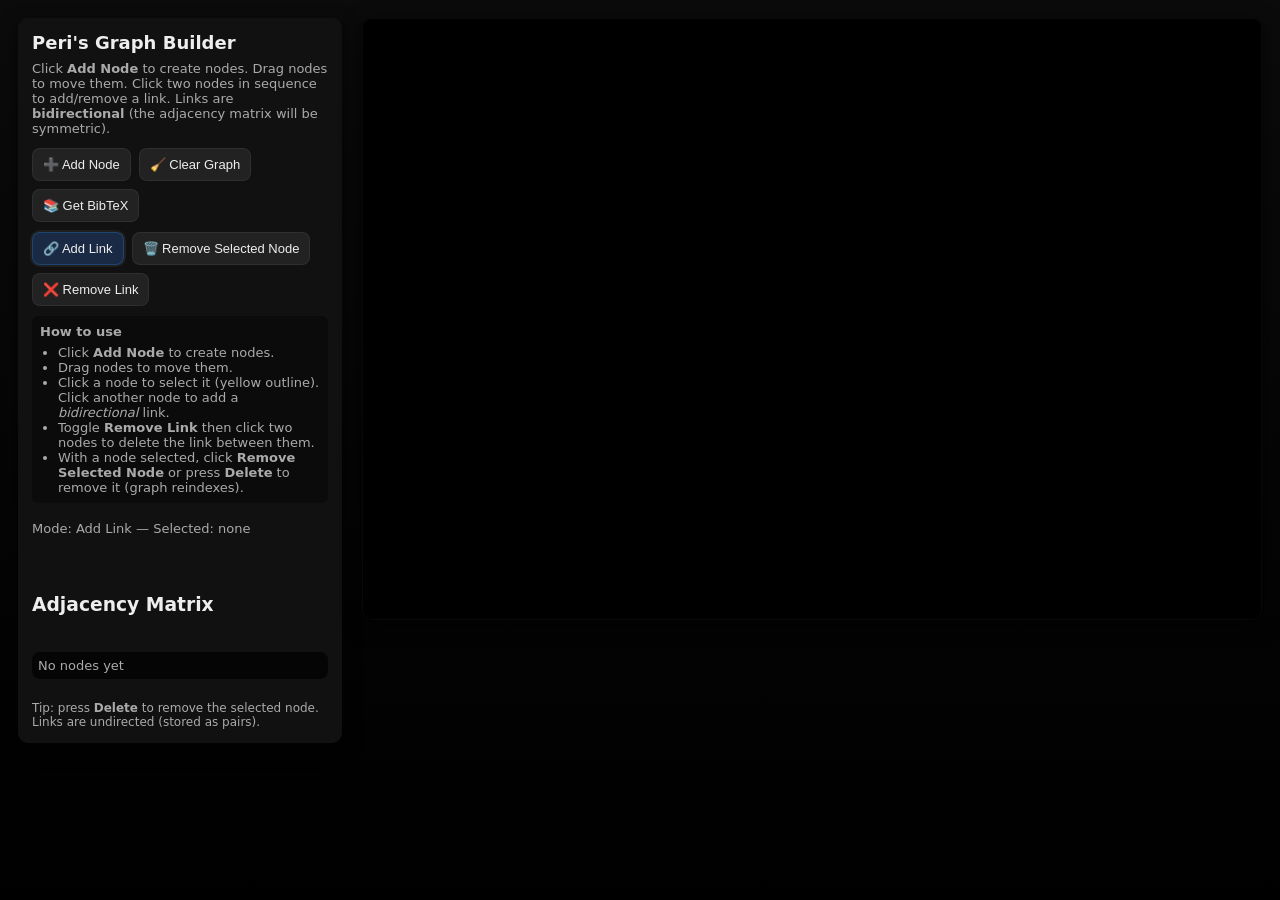
<file: network_lab.html>
<!doctype html>
<html lang="en">
<head>
  <meta charset="utf-8" />
  <title>Interactive Graph & Adjacency Matrix</title>
  <meta name="viewport" content="width=device-width,initial-scale=1" />
  <style>
    :root{
      --bg: #000;
      --panel-bg: #111;
      --text: #eee;
      --muted: #aaa;
      --accent: #2196f3;
      --node-fill: #c62828; /* red */
      --link: #2196f3;      /* blue */
      --matrix-num: #4caf50;
    }
    html,body{height:100%;margin:0;font-family:Inter, system-ui, -apple-system, "Segoe UI", Roboto, "Helvetica Neue", Arial;background:linear-gradient(180deg,#0b0b0b 0%,#000 100%);color:var(--text);}
    .app { display:flex; gap:20px; padding:18px; align-items:flex-start; box-sizing:border-box; }
    .panel { background:var(--panel-bg); border-radius:10px; padding:14px; box-shadow:0 6px 18px rgba(0,0,0,0.6); min-width:260px; max-width:360px; }
    h1 { margin:0 0 8px 0; font-size:18px; color:var(--text); }
    p.small { margin:6px 0 12px 0; color:var(--muted); font-size:13px; }
    button, .btn { display:inline-flex; align-items:center; gap:8px; background:#222; color:var(--text); border:1px solid rgba(255,255,255,0.06); padding:8px 10px; border-radius:8px; cursor:pointer; font-size:13px; }
    button:hover, .btn:hover { background:#2d2d2d; }
    .btn-toggle.active { outline: 2px solid rgba(255,255,255,0.06); background:#1b2a44; border-color: rgba(33,150,243,0.25); }
    .controls { display:flex; flex-direction:column; gap:10px; }
    .row { display:flex; gap:8px; align-items:center; flex-wrap:wrap; }
    #matrixContainer { margin-top:8px; overflow:auto; max-height:300px; border-radius:8px; padding:6px; background:#050505; }
    table#matrix { border-collapse:collapse; margin:0; }
    #matrix td { border:1px solid rgba(255,255,255,0.04); padding:6px 8px; text-align:center; min-width:28px; font-family:monospace; color:var(--matrix-num); background: rgba(255,255,255,0.01); }
    canvas#graphCanvas { background:var(--bg); border-radius:10px; box-shadow:0 6px 20px rgba(0,0,0,0.7); display:block; cursor:crosshair; border:1px solid rgba(255,255,255,0.03); touch-action: none; }
    .status { margin-top:8px; color:var(--muted); font-size:13px; }
    .small-muted { color:var(--muted); font-size:13px; }
    footer.hint { margin-top:12px; color:var(--muted); font-size:12px; }
    .controls .note { background:#0b0b0b; padding:8px; border-radius:6px; color:var(--muted); font-size:13px; }
    /* bibtex modal */
    .modal-backdrop { position:fixed; inset:0; background:rgba(0,0,0,0.6); display:flex; align-items:center; justify-content:center; z-index:9999; }
    .modal { background:#0e0e10; padding:16px; border-radius:10px; box-shadow:0 10px 40px rgba(0,0,0,0.8); width:min(720px,92%); color:var(--text); border:1px solid rgba(255,255,255,0.04); }
    .modal textarea { width:100%; height:160px; background:#050505; color:#dcdcdc; border:1px solid rgba(255,255,255,0.05); padding:10px; border-radius:6px; resize:vertical; font-family:monospace; }
    .modal .row { justify-content:flex-end; margin-top:8px; }
    .message { margin-top:8px; color:var(--muted); font-size:13px; min-height:18px; }
  </style>
</head>
<body>
  <div class="app">
    <div class="panel" aria-label="controls">
      <h1>Peri's Graph Builder</h1>
      <p class="small">Click <b>Add Node</b> to create nodes. Drag nodes to move them. Click two nodes in sequence to add/remove a link. Links are <strong>bidirectional</strong> (the adjacency matrix will be symmetric).</p>

      <div class="controls">
        <div class="row">
          <button id="addNodeBtn" class="btn">➕ Add Node</button>
          <button id="clearBtn" class="btn">🧹 Clear Graph</button>
          <button id="bibtexBtn" class="btn">📚 Get BibTeX</button>
        </div>

        <div class="row">
          <button id="modeToggle" class="btn btn-toggle active">🔗 Add Link</button>
          <button id="removeNodeBtn" class="btn">🗑️ Remove Selected Node</button>
          <button id="removeLinkBtn" class="btn">❌ Remove Link</button>
        </div>

        <div class="note">
          <div><strong>How to use</strong></div>
          <ul style="margin:6px 0 0 18px; padding:0; color:var(--muted);">
            <li>Click <b>Add Node</b> to create nodes.</li>
            <li>Drag nodes to move them.</li>
            <li>Click a node to select it (yellow outline). Click another node to add a <em>bidirectional</em> link.</li>
            <li>Toggle <b>Remove Link</b> then click two nodes to delete the link between them.</li>
            <li>With a node selected, click <b>Remove Selected Node</b> or press <b>Delete</b> to remove it (graph reindexes).</li>
          </ul>
        </div>

        <div class="status" id="statusLine">Mode: <span id="modeLabel">Add Link</span> — Selected: <span id="selLabel">none</span></div>
        <div class="message" id="messageLine"></div>

        <h3 style="margin-top:12px">Adjacency Matrix</h3>
        <div id="matrixContainer" aria-live="polite">
          <!-- matrix table injected here (only numbers, no row/col labels) -->
        </div>

        <footer class="hint">Tip: press <b>Delete</b> to remove the selected node. Links are undirected (stored as pairs).</footer>
      </div>
    </div>

    <canvas id="graphCanvas" width="900" height="600" style="width:900px;height:600px"></canvas>
  </div>

  <!-- BibTeX modal (hidden by default) -->
  <div id="bibModalBackdrop" style="display:none;" class="modal-backdrop" role="dialog" aria-modal="true">
    <div class="modal" role="document">
      <h2 style="margin:0 0 8px 0">BibTeX citation</h2>
      <p class="small">Copy this BibTeX entry to cite this page.</p>
      <textarea id="bibText" readonly></textarea>
      <div class="row" style="margin-top:8px;">
        <button id="copyBibBtn" class="btn">📋 Copy</button>
        <button id="closeBibBtn" class="btn">Close</button>
      </div>
      <div id="bibMessage" class="message"></div>
    </div>
  </div>

<script>
/* ---------- Graph data and UI handles ---------- */
let nodes = [];
let edges = new Set();  // normalized undirected pairs "a-b" where a < b

const canvas = document.getElementById('graphCanvas');
const ctx = canvas.getContext('2d');

const addNodeBtn = document.getElementById('addNodeBtn');
const clearBtn = document.getElementById('clearBtn');
const modeToggle = document.getElementById('modeToggle');
const removeNodeBtn = document.getElementById('removeNodeBtn');
const removeLinkBtn = document.getElementById('removeLinkBtn');
const bibtexBtn = document.getElementById('bibtexBtn');

const modeLabel = document.getElementById('modeLabel');
const selLabel = document.getElementById('selLabel');
const matrixContainer = document.getElementById('matrixContainer');
const messageLine = document.getElementById('messageLine');

const bibModalBackdrop = document.getElementById('bibModalBackdrop');
const bibText = document.getElementById('bibText');
const copyBibBtn = document.getElementById('copyBibBtn');
const closeBibBtn = document.getElementById('closeBibBtn');
const bibMessage = document.getElementById('bibMessage');

let selectedNode = null;
let mode = 'add';            // 'add' (add link) or 'remove' (remove link)
let removeLinkOneShot = false;

const NODE_RADIUS = 16;
const PADDING = 18;
const DRAG_THRESHOLD = 6; // px

/* DPI fix for crisp canvas */
function fixCanvasDPR(){
  const rect = canvas.getBoundingClientRect();
  const dpr = window.devicePixelRatio || 1;
  canvas.width = Math.max(1, Math.floor(rect.width * dpr));
  canvas.height = Math.max(1, Math.floor(rect.height * dpr));
  ctx.setTransform(dpr,0,0,dpr,0,0);
}
window.addEventListener('resize', () => { fixCanvasDPR(); drawGraph(); });

/* Pointer helpers */
function getPointerPos(evt){
  const rect = canvas.getBoundingClientRect();
  return { x: evt.clientX - rect.left, y: evt.clientY - rect.top };
}
function getNodeAt(x,y){
  return nodes.find(n => {
    const dx = x - n.x, dy = y - n.y;
    return dx*dx + dy*dy <= n.r*n.r;
  }) || null;
}

/* Find free position (non-overlapping) */
function findFreePosition(){
  const rect = canvas.getBoundingClientRect();
  const W = rect.width, H = rect.height;
  const attempts = 300;
  for (let t=0;t<attempts;t++){
    const x = PADDING + Math.random() * (W - PADDING*2);
    const y = PADDING + Math.random() * (H - PADDING*2);
    let ok = true;
    for (const n of nodes){
      const dx = x - n.x, dy = y - n.y;
      const minDist = n.r + NODE_RADIUS + 6;
      if (dx*dx + dy*dy < minDist*minDist){ ok=false; break; }
    }
    if (ok) return {x,y};
  }
  // fallback near center with offset
  const x = Math.min(W - PADDING, PADDING + 30 + nodes.length*(NODE_RADIUS*2));
  const y = Math.min(H - PADDING, H/2 + (nodes.length%6)*25);
  return {x,y};
}

/* Graph operations */
function normPair(a,b){
  if (a===b) return null;
  return a<b ? `${a}-${b}` : `${b}-${a}`;
}
function addEdge(a,b){
  const key = normPair(a,b);
  if (!key) return;
  edges.add(key);
  update();
}
function removeEdge(a,b){
  const key = normPair(a,b);
  if (!key) return;
  edges.delete(key);
  update();
}
function addNode(){
  const id = nodes.length;
  const pos = findFreePosition();
  nodes.push({ id, x: pos.x, y: pos.y, r: NODE_RADIUS });
  update();
}
function removeNodeByIndex(idx){
  if (idx == null || idx < 0 || idx >= nodes.length) return;
  nodes.splice(idx, 1);
  nodes.forEach((n,i) => n.id = i);
  const newEdges = new Set();
  edges.forEach(pair => {
    const [a,b] = pair.split('-').map(Number);
    if (a === idx || b === idx) return;
    const na = a > idx ? a-1 : a;
    const nb = b > idx ? b-1 : b;
    newEdges.add(normPair(na, nb));
  });
  edges = newEdges;
  selectedNode = null;
  showMessage(`Removed node ${idx}`, 2500);
  update();
}
function clearGraph(){
  nodes = [];
  edges = new Set();
  selectedNode = null;
  showMessage('Graph cleared', 1800);
  update();
}

/* Render adjacency matrix with the requested orientation:
   printed cell at (row i, col j) will contain adjacency[j][i],
   i.e. value 1 means there's a link FROM column j TO row i.
   For undirected links both positions are 1.
*/
function renderMatrix(){
  const n = nodes.length;
  if (n === 0){
    matrixContainer.innerHTML = '<div class="small-muted">No nodes yet</div>';
    return;
  }
  const adj = Array.from({length:n}, () => Array(n).fill(0));
  edges.forEach(pair => {
    const [a,b] = pair.split('-').map(Number);
    // store both directions (bidirectional)
    adj[a][b] = 1;
    adj[b][a] = 1;
  });
  // build table where displayed cell at row i col j shows adj[i][j]
  let html = '<table id="matrix">';
  for (let i=0;i<n;i++){
    html += '<tr>';
    for (let j=0;j<n;j++){
      html += `<td>${adj[i][j]}</td>`;
    }
    html += '</tr>';
  }
  html += '</table>';
  matrixContainer.innerHTML = html;
}

/* Draw the graph */
function drawGraph(){
  const rect = canvas.getBoundingClientRect();
  ctx.clearRect(0,0,rect.width,rect.height);
  ctx.fillStyle = '#000';
  ctx.fillRect(0,0,rect.width,rect.height);

  // draw edges (blue)
  ctx.lineWidth = 3;
  ctx.strokeStyle = 'rgba(33,150,243,1)';
  edges.forEach(pair => {
    const [a,b] = pair.split('-').map(Number);
    const A = nodes[a], B = nodes[b];
    if (!A || !B) return;
    ctx.beginPath();
    ctx.moveTo(A.x, A.y);
    ctx.lineTo(B.x, B.y);
    ctx.stroke();
  });

  // draw nodes
  for (const n of nodes){
    ctx.beginPath();
    ctx.arc(n.x, n.y, n.r, 0, Math.PI*2);
    ctx.fillStyle = '#c62828';
    ctx.fill();

    ctx.lineWidth = 2;
    ctx.strokeStyle = (selectedNode === n ? '#ffeb3b' : '#ffffff');
    ctx.stroke();

    ctx.font = '13px monospace';
    ctx.fillStyle = '#fff';
    ctx.textAlign = 'center';
    ctx.textBaseline = 'middle';
    ctx.fillText(String(n.id), n.x, n.y);
  }
}

/* UI update and helper */
function update(){
  renderMatrix();
  drawGraph();
  modeLabel.textContent = mode === 'add' ? 'Add Link' : 'Remove Link';
  selLabel.textContent = selectedNode ? selectedNode.id : 'none';
  if (mode === 'add') modeToggle.classList.add('active'); else modeToggle.classList.remove('active');
}

/* Show temporary message (non-blocking, no alerts) */
let _msgTimer = null;
function showMessage(msg, timeout = 2000){
  messageLine.textContent = msg;
  clearTimeout(_msgTimer);
  if (timeout > 0) _msgTimer = setTimeout(()=>{ messageLine.textContent = ''; }, timeout);
}

/* ---------- Robust pointer handling (click vs drag) ---------- */
let pointerDownInfo = null;

canvas.addEventListener('pointerdown', ev => {
  const p = getPointerPos(ev);
  const node = getNodeAt(p.x, p.y);
  pointerDownInfo = { startX: p.x, startY: p.y, node, pointerId: ev.pointerId, moved: false };
  if (node) {
    ev.preventDefault();
    try { canvas.setPointerCapture(ev.pointerId); } catch(e){}
  }
});

canvas.addEventListener('pointermove', ev => {
  if (!pointerDownInfo) return;
  const p = getPointerPos(ev);
  const dx = p.x - pointerDownInfo.startX;
  const dy = p.y - pointerDownInfo.startY;
  const dist2 = dx*dx + dy*dy;
  if (!pointerDownInfo.moved && dist2 > DRAG_THRESHOLD*DRAG_THRESHOLD) pointerDownInfo.moved = true;
  // Only move node if drag threshold exceeded
  if (pointerDownInfo.moved && pointerDownInfo.node) {
    ev.preventDefault();
    pointerDownInfo.node.x = p.x;
    pointerDownInfo.node.y = p.y;
    update();
  }
});

canvas.addEventListener('pointerup', ev => {
  if (!pointerDownInfo) return;
  const p = getPointerPos(ev);
  const wasMoved = pointerDownInfo.moved;
  const downNode = pointerDownInfo.node;
  try { canvas.releasePointerCapture(ev.pointerId); } catch(e){}
  if (wasMoved && downNode) {
    ev.preventDefault();
    // Only move node, do not select or link
    pointerDownInfo = null;
    update();
    return;
  }
  // Only process click if not moved
  const clickedNode = getNodeAt(p.x, p.y);
  if (clickedNode) {
    if (!selectedNode) {
      selectedNode = clickedNode;
      update();
      pointerDownInfo = null;
      return;
    }
    if (selectedNode === clickedNode) {
      selectedNode = null;
      update();
      pointerDownInfo = null;
      return;
    }
    // two different nodes: either add or remove link depending on mode
    if (mode === 'add') {
      addEdge(selectedNode.id, clickedNode.id);
      selectedNode = null;
      update();
    } else {
      removeEdge(selectedNode.id, clickedNode.id);
      selectedNode = null;
      if (removeLinkOneShot) {
        removeLinkOneShot = false;
        mode = 'add';
      }
      update();
    }
  } else {
    // clicked empty space -> deselect
    selectedNode = null;
    update();
  }
  pointerDownInfo = null;
});

/* ---------- Buttons & keyboard (no blocking popups) ---------- */
addNodeBtn.addEventListener('click', () => {
  addNode();
  showMessage('Node added', 1200);
});
clearBtn.addEventListener('click', () => {
  clearGraph();
});
modeToggle.addEventListener('click', () => {
  mode = (mode === 'add') ? 'remove' : 'add';
  removeLinkOneShot = false;
  update();
});
removeNodeBtn.addEventListener('click', () => {
  if (!selectedNode){
    showMessage('No node selected', 1600);
    return;
  }
  removeNodeByIndex(selectedNode.id);
});
removeLinkBtn.addEventListener('click', () => {
  mode = 'remove';
  removeLinkOneShot = true;
  showMessage('Remove link: click two nodes', 2000);
  update();
});
document.addEventListener('keydown', (ev) => {
  if (ev.key === 'Delete' || ev.key === 'Backspace'){
    if (selectedNode){
      removeNodeByIndex(selectedNode.id);
    } else {
      showMessage('No node selected to delete', 1200);
    }
  } else if (ev.key === 'Escape'){
    selectedNode = null;
    update();
  }
});

/* ---------- BibTeX modal ---------- */
bibtexBtn.addEventListener('click', () => {
  const url = window.location.href;
  const now = new Date();
  const date = now.toISOString().split('T')[0];
  const key = `graphbuilder${date.replace(/-/g,'')}`;
  const title = document.title.replace(/([{}])/g,'\\$1');
  const year = now.getFullYear();
  const bib = `@misc{${key},
  title = {${title}},
  author = {Gianluca Peri},
  howpublished = {\\\\url{${url}}},
  year = {${year}},
  note = {Accessed: ${date}}
}`;
  bibText.value = bib;
  bibMessage.textContent = '';
  bibModalBackdrop.style.display = 'flex';
});
copyBibBtn.addEventListener('click', async () => {
  const txt = bibText.value;
  try {
    await navigator.clipboard.writeText(txt);
    bibMessage.textContent = 'Copied to clipboard';
  } catch (err) {
    // fallback
    bibText.select();
    try { document.execCommand('copy'); bibMessage.textContent = 'Copied (fallback)'; }
    catch(e){ bibMessage.textContent = 'Copy failed'; }
  }
});
closeBibBtn.addEventListener('click', () => {
  bibModalBackdrop.style.display = 'none';
});

/* Clicking background closes modal */
bibModalBackdrop.addEventListener('click', (e) => {
  if (e.target === bibModalBackdrop) bibModalBackdrop.style.display = 'none';
});

/* ---------- initialization ---------- */
fixCanvasDPR();
update();
window.addEventListener('load', () => { fixCanvasDPR(); update(); });

/* expose for debugging */
window._graph = { nodes, edges, addNode, addEdge, removeEdge, removeNodeByIndex, clearGraph, update };

</script>
</body>
</html>
</file>
<file: ai-economy-timeline/style.css>
/* Layout: a wide reading column grouped by year, large thumbnails on the right, the mini timeline fixed to the bottom.
   Everything is sized in rem, so the root font size scales the whole page. */
:root {
  --bg: #f4f5f7;
  --surface: #ffffff;
  --ink: #161a2b;
  --muted: #5d6478;
  --rule: #d9dce4;
  --accent: #2f45c9;
  --accent-soft: #e3e7fb;
  --k1: #2f45c9; --k2: #13897a; --k3: #d9a21b; --k4: #8a5cc2;
  --work: #d5402a; --work-soft: #fbe4de;      /* results that put AI to work */
  --year: #b97a00; --year-soft: #f6e6bf;      /* year markers on the rail */
  /* About-pane header: the University of Florence's blue (from unifi.it), same in both themes, white on it */
  --hero-a: #004c93; --on-hero: #ffffff;

  --display: "Iowan Old Style", "Palatino Linotype", Palatino, "Book Antiqua", Charter, Georgia, serif;
  --body: system-ui, -apple-system, "Segoe UI", Cantarell, "Noto Sans", sans-serif;
  --mono: ui-monospace, "SF Mono", "JetBrains Mono", "DejaVu Sans Mono", Menlo, Consolas, monospace;

  --col: min(100%, 1160px);
  --thumb-w: clamp(160px, 19vw, 260px);
  color-scheme: light;
}
@media (prefers-color-scheme: dark) {
  :root:not([data-theme="light"]) {
    --bg: #0e111b; --surface: #151a28; --ink: #e7e9f1; --muted: #9298ad; --rule: #2a3043;
    --accent: #8d9bff; --accent-soft: #232a4a;
    --k1: #8d9bff; --k2: #3fc1ae; --k3: #e8bd4f; --k4: #b994ec;
    --work: #ff7d61; --work-soft: #3b1f1a; --year: #f0c04f; --year-soft: #3d3216;
    color-scheme: dark;
  }
}
:root[data-theme="dark"] {
  --bg: #0e111b; --surface: #151a28; --ink: #e7e9f1; --muted: #9298ad; --rule: #2a3043;
  --accent: #8d9bff; --accent-soft: #232a4a;
  --k1: #8d9bff; --k2: #3fc1ae; --k3: #e8bd4f; --k4: #b994ec;
    --work: #ff7d61; --work-soft: #3b1f1a; --year: #f0c04f; --year-soft: #3d3216;
  color-scheme: dark;
}

* { box-sizing: border-box; }
html { font-size: clamp(16px, 0.3vw + 13.5px, 19px); }
body {
  margin: 0;
  padding-inline: clamp(16px, 4vw, 64px);
  padding-bottom: 65vh;  /* room for the fixed strip, and lets the last event reach the middle */
  background: var(--bg);
  color: var(--ink);
  font: 1rem/1.6 var(--body);
}
a { color: var(--accent); text-underline-offset: 3px; }
a:focus-visible { outline: 3px solid var(--accent); outline-offset: 3px; border-radius: 2px; }

/* Intro */
.intro { max-width: var(--col); margin: 0 auto; padding-block: 4.5rem 2.5rem; }
.eyebrow { margin: 0; font: 600 .8rem/1 var(--mono); letter-spacing: .08em; color: var(--accent); }
.intro h1 {
  margin: .8rem 0 1rem;
  font: 600 clamp(2.4rem, 5.5vw, 4rem)/1.05 var(--display);
  letter-spacing: -.01em;
  text-wrap: balance;
}
.lede { margin: 0; max-width: 52ch; color: var(--muted); font-size: 1.15rem; }
.byline { margin: 1.2rem 0 0; font: 600 .85rem/1 var(--mono); letter-spacing: .06em; text-transform: uppercase; color: var(--muted); }
.byline .author { color: var(--ink); }
.key { margin: 1.1rem 0 0; max-width: 62ch; color: var(--muted); font-size: .95rem; }
.work-tag {
  display: inline-flex; align-items: center; gap: .35em; padding: .28em .65em .28em .5em; border-radius: 999px;
  background: var(--work-soft); color: var(--work); font: 700 .68rem/1 var(--mono); letter-spacing: .06em; text-transform: uppercase;
  white-space: nowrap; vertical-align: middle;
}
/* Who made the point happen: a quiet rectangle. Thin outline and a small square in the maker's own colour (--c), the
   name in the serif of the titles. Deliberately unlike the pale, rounded, capitalised "Puts AI to work" pill. */
.by-tag {
  display: inline-flex; align-items: center; gap: .5em; padding: .26em .7em .3em .55em; border-radius: 4px; white-space: nowrap;
  border: 1px solid color-mix(in srgb, var(--c) 55%, var(--surface)); background: color-mix(in srgb, var(--c) 6%, var(--surface));
  color: var(--ink); font: 600 .98rem/1.1 var(--display); letter-spacing: .005em;
}
.by-tag::before { content: ""; width: .55em; height: .55em; border-radius: 2px; background: var(--c); }
.work-tag svg { width: 1.05em; height: 1.05em; fill: currentColor; }
.key .work-tag { margin-right: .15em; }

/* About the author: button and a large central panel */
.about-open {
  margin-left: .6rem; padding: .3rem .7rem; border: 1px solid var(--rule); border-radius: 999px; cursor: pointer;
  background: var(--surface); color: var(--accent); font: 600 .72rem/1 var(--mono); letter-spacing: .05em; text-transform: uppercase;
}
.about-open:hover { border-color: var(--accent); }
.about-open:focus-visible, .about-close:focus-visible { outline: 3px solid var(--accent); outline-offset: 2px; }
.about {
  position: fixed; inset: 0; margin: auto; width: min(70rem, 94vw); max-width: none; height: fit-content; max-height: 94dvh;
  padding: 0; overflow-y: auto; border: 0; border-radius: 20px;
  background: var(--surface); color: var(--ink); box-shadow: 0 30px 80px -30px rgba(0, 0, 0, .6);
}
.about[open] { animation: about-in .22s ease; }
@keyframes about-in { from { opacity: 0; transform: translateY(14px) scale(.985); } }
.about::backdrop { background: rgba(10, 12, 24, .6); }
.about-close {
  position: absolute; top: 1rem; right: 1rem; z-index: 1; padding: .4rem .75rem; border: 0; border-radius: 999px;
  background: var(--on-hero); color: var(--hero-a); font: 700 .72rem/1 var(--mono); letter-spacing: .05em; cursor: pointer;
}
/* Header: the university's blue, with its logo on the right */
.about-hero {
  position: relative; display: flex; align-items: center; justify-content: space-between; gap: 2rem; padding: 2rem 2.4rem 1.8rem;
  background: var(--hero-a); color: var(--on-hero);
}
.about-uni { flex: none; width: min(17rem, 30%); height: auto; margin-right: 5.5rem; }
.about-id { position: relative; min-width: 0; }
.about-hero .eyebrow { color: var(--on-hero); opacity: .85; }
.about h2 { margin: .5rem 0 .45rem; font: 600 3rem/1.02 var(--display); letter-spacing: -.01em; }
.about-role {
  display: inline-block; margin: 0; padding: .35rem .7rem; border-radius: 999px; background: rgba(0, 0, 0, .28);
  font: 600 .74rem/1.3 var(--mono); letter-spacing: .04em; text-transform: uppercase;
}
.about-tag { margin: .7rem 0 0; font: 400 1.3rem/1.3 var(--display); }
.about-cols { display: grid; grid-template-columns: minmax(0, 4fr) minmax(0, 9fr); }
.about-side { padding: 1.4rem 1.8rem 1.4rem 2.4rem; background: var(--bg); border-right: 1px solid var(--rule); }
.about-main { padding: 1.4rem 2.4rem 1.4rem 2rem; }
.about h3 { margin: 0 0 .8rem; font: 700 .75rem/1.2 var(--mono); letter-spacing: .08em; text-transform: uppercase; color: var(--accent); }
.about-main h3:not(:first-child) { margin-top: 1.2rem; }
.about ul { margin: 0; padding: 0; list-style: none; }
.facts { margin: 0; display: grid; gap: .9rem; }
.facts dt { font: 700 .66rem/1.2 var(--mono); letter-spacing: .08em; text-transform: uppercase; color: var(--accent); }
.facts dd { margin: .2rem 0 0; font-size: .95rem; line-height: 1.4; }
.facts dt:nth-of-type(2) { color: var(--k2); } .facts dt:nth-of-type(3) { color: var(--work); } .facts dt:nth-of-type(4) { color: var(--year); }
/* Research: one coloured card per theme, each with a small drawn icon */
.themes { display: grid; grid-template-columns: 1fr 1fr; gap: .8rem; }
.themes li {
  position: relative; padding: .8rem 1.1rem .9rem 4.1rem; border-radius: 14px; border: 1px solid color-mix(in srgb, var(--c) 35%, var(--rule));
  background: color-mix(in srgb, var(--c) 10%, var(--surface)); border-left: 5px solid var(--c);
}
.themes svg {
  position: absolute; left: .9rem; top: .85rem; width: 2.5rem; height: 2.5rem; padding: .45rem; border-radius: 10px;
  background: var(--c); stroke: var(--surface); stroke-width: 2; fill: none; stroke-linecap: round; stroke-linejoin: round;
}
.themes svg .d { fill: var(--surface); stroke: none; } .themes svg .f { fill: var(--surface); fill-opacity: .3; }
.themes strong { display: block; margin: 0 0 .25rem; font: 600 1.2rem/1.2 var(--display); }
.themes span { display: block; color: var(--muted); font-size: .9rem; line-height: 1.4; }
.pubs li { display: grid; grid-template-columns: auto minmax(0, 1fr) auto; align-items: baseline; gap: .8rem; padding: .36rem 0; border-bottom: 1px solid var(--rule); }
.pubs b { padding: .15rem .45rem; border-radius: 6px; background: var(--accent-soft); color: var(--accent); font: 700 .7rem/1.2 var(--mono); }
.pubs span { font: .72rem/1.3 var(--mono); color: var(--muted); text-align: right; }
.about-links { display: flex; flex-wrap: wrap; gap: .5rem; margin-top: 1.5rem !important; }
.about-links a { display: block; padding: .42rem .8rem; border-radius: 999px; background: var(--accent); color: var(--surface); font: 600 .82rem/1.2 var(--body); text-decoration: none; }
.about-links li:nth-child(2) a { background: var(--k4); } .about-links li:nth-child(3) a { background: var(--k2); } .about-links li:nth-child(4) a { background: var(--work); }
.about-links a:hover { filter: brightness(1.1); }
.about-mail { margin: 1.2rem 0 0; font-size: .85rem; }
.about-mail span { color: var(--ink); font-family: var(--mono); user-select: all; }
@media (max-width: 800px) {
  .about { width: 94vw; max-height: 92dvh; }
  .about-hero { flex-direction: column; align-items: flex-start; gap: 1rem; padding: 2.6rem 1.3rem 1.5rem; }
  .about-uni { width: 11rem; margin: 0; }
  .about h2 { font-size: 2.2rem; }
  .about-cols { grid-template-columns: 1fr; }
  .about-side { padding: 1.5rem 1.3rem; border-right: 0; border-bottom: 1px solid var(--rule); }
  .about-main { padding: 1.5rem 1.3rem 1.8rem; }
  .themes { grid-template-columns: 1fr; }
  .pubs li { grid-template-columns: auto minmax(0, 1fr); }
  .pubs span { grid-column: 2; text-align: left; }
}

/* Footer */
.footer { max-width: var(--col); margin: 2rem auto 0; padding-block: 1.2rem; border-top: 1px solid var(--rule);
  font: 500 .8rem/1.4 var(--mono); letter-spacing: .04em; color: var(--muted); }
.footer p { margin: 0; }

/* "Inside a Transformer": the pane opened by the word Transformer in the lede. Same dialog as About; the header is
   the accent colour, the drawing is on the left and the explanation of the current step on the right. */
.tx-open {
  padding: 0 .15em; border: 0; background: none; cursor: pointer; font: inherit; font-weight: 600; color: var(--accent);
  text-decoration: underline dotted 2px; text-underline-offset: .22em; border-radius: 4px;
}
.tx-open::after { content: " ⓘ"; font-size: .8em; }
.tx-open:hover { background: var(--accent-soft); }
.tx-open:focus-visible { outline: 3px solid var(--accent); outline-offset: 2px; }
.tx-hero { background: var(--accent); color: var(--surface); padding-block: 1.1rem 1rem; }
.tx-hero .about-tag { margin-top: .3rem; font-size: 1.15rem; }
.tx-hero .eyebrow { color: inherit; }
.tx .about-close { background: var(--surface); color: var(--accent); }
.tx h2 { font-size: 2.1rem; margin: 0; }
.tx-cols { display: grid; grid-template-columns: minmax(0, 11fr) minmax(0, 10fr); }
.tx-stage { padding: .8rem 1.4rem; background: var(--bg); border-right: 1px solid var(--rule); display: grid; place-items: center; }
.tx-svg { width: 100%; max-width: 32rem; max-height: 68dvh; height: auto; font-family: var(--body); }
.tx-talk { padding: 1.3rem 2rem 1.4rem 1.8rem; display: flex; flex-direction: column; min-width: 0; }

/* The drawing */
.tx-svg [data-part] { cursor: pointer; transition: opacity .35s; }
.tx-svg.stepped [data-part]:not(.on) { opacity: .28; }
.tx-svg .box, .tx-svg .tok, .tx-svg .vec { fill: var(--surface); stroke: var(--muted); stroke-width: 1.5; transition: fill .35s, stroke .35s; }
.tx-svg .dashed { fill: none; stroke: var(--muted); stroke-width: 1.5; stroke-dasharray: 7 6; }
.tx-svg text { fill: var(--ink); text-anchor: middle; }
.tx-svg .t-title { font-size: 20px; font-weight: 700; }
.tx-svg .t-sub { font-size: 15px; fill: var(--muted); }
.tx-svg .t-plain { font-size: 18px; }
.tx-svg .t-l { font-size: 19px; fill: var(--muted); }
.tx-svg .guess { font-weight: 700; fill: var(--accent); }
.tx-svg .wire { fill: none; stroke: var(--muted); stroke-width: 1.8; }
.tx-svg .head { fill: var(--muted); }
.tx-svg .stream { fill: none; stroke: var(--accent); stroke-width: 4.5; }
.tx-svg .stream-head { fill: var(--accent); }
.tx-svg .plus { fill: var(--surface); stroke: var(--accent); stroke-width: 2; }
.tx-svg .plus-x { stroke: var(--accent); stroke-width: 2; fill: none; }
.tx-svg .vec.last { fill: var(--accent); stroke: var(--accent); }
/* Lit parts of the current step: accent outline, soft fill, and the wires "flow" in the direction of the data */
.tx-svg.stepped .on .box, .tx-svg.stepped .on .tok { stroke: var(--accent); stroke-width: 2.5; fill: var(--accent-soft); }
.tx-svg.stepped .on .dashed { stroke: var(--accent); }
.tx-svg.stepped .on .t-l { fill: var(--accent); font-weight: 700; }
.tx-svg .on .wire { stroke: var(--accent); stroke-dasharray: 7 5; animation: tx-flow .7s linear infinite; }
.tx-svg .on .head { fill: var(--accent); }
.tx-svg .on .stream { stroke-dasharray: 14 6; animation: tx-flow-big 1s linear infinite; }
.tx-svg.stepped .on .plus { fill: var(--accent-soft); animation: tx-pulse 1.4s ease-in-out infinite; transform-box: fill-box; transform-origin: center; }
@keyframes tx-flow { to { stroke-dashoffset: -12; } }
@keyframes tx-flow-big { to { stroke-dashoffset: -20; } }
@keyframes tx-pulse { 50% { transform: scale(1.25); } }
/* The new token and its loop arrow only exist in the last step */
.tx-svg [data-part="loop"] { display: none; }
.tx-svg[data-step="loop"] [data-part="loop"] { display: inline; }
.tx-svg .tok.new { stroke: var(--work); stroke-width: 2.5; fill: var(--work-soft); transform-box: fill-box; transform-origin: center; }
.tx-svg .t-new { font-weight: 700; }
.tx-svg[data-step="loop"] .tok.new, .tx-svg[data-step="loop"] .t-new { animation: tx-pop .5s ease .9s backwards; }
@keyframes tx-pop { from { opacity: 0; transform: scale(.5); } }
.tx-svg[data-step="out"] .vec.last { animation: tx-pulse 1.2s ease-in-out infinite; transform-box: fill-box; transform-origin: center; }

/* The explanation */
.tx-steps { display: flex; flex-wrap: wrap; gap: .35rem; margin: 0 4.5rem 1rem 0 !important; padding: 0; list-style: none; }
.tx-steps button, .tx-nav button {
  padding: .35rem .65rem; border: 1px solid var(--rule); border-radius: 999px; cursor: pointer; background: var(--surface); color: var(--muted);
  font: 600 .7rem/1 var(--mono); letter-spacing: .04em; text-transform: uppercase;
}
.tx-nav button:disabled { opacity: .35; cursor: default; }
.tx-steps button:hover, .tx-nav button:hover:not(:disabled) { border-color: var(--accent); color: var(--accent); }
.tx-steps button[aria-current="step"] { background: var(--accent); border-color: var(--accent); color: var(--surface); }
.tx button:focus-visible { outline: 3px solid var(--accent); outline-offset: 2px; }
.tx-text { flex: 1; min-height: 23rem; }
.tx-text.in { animation: tx-in .35s ease; }
@keyframes tx-in { from { opacity: 0; transform: translateY(8px); } }
.tx .tx-text h3 { margin: 0 0 .7rem; font: 600 1.55rem/1.2 var(--display); letter-spacing: 0; text-transform: none; color: var(--ink); }
.tx-text p { margin: 0 0 .7rem; font-size: 1.02rem; line-height: 1.5; }
.tx-fine { font-size: .82rem !important; color: var(--muted); }
@keyframes tx-grow { from { transform: scaleX(0); } }
.tx-text:has(.tx-scene) { display: grid; align-items: center; }
/* Scenes: the wordless animated drawing of steps 1 to 7. Each piece enters after its own delay (--d). */
.tx-scene { display: block; width: 100%; height: auto; max-height: 23rem; font-family: var(--body); }
.tx-scene * { transform-box: fill-box; transform-origin: center; }
.tx-scene .pop { animation: tx-pop .45s cubic-bezier(.3, 1.5, .5, 1) var(--d, 0s) backwards; }
.tx-scene .fade { animation: tx-fade .5s ease var(--d, 0s) backwards; }
.tx-scene .draw { stroke-dasharray: 1; animation: tx-draw1 .7s ease var(--d, 0s) backwards; }
.tx-scene .grow { transform-origin: left center; animation: tx-grow .7s ease var(--d, 0s) backwards; }
.tx-scene .slide { animation: tx-slide .8s ease var(--d, 0s) backwards; }
.tx-scene .out { animation: tx-out .4s ease var(--d, 0s) forwards; }
.tx-scene .pop.out2 { animation: tx-pop .3s ease var(--d, 0s) backwards, tx-out .3s ease 1.5s forwards; }
.tx-scene .pop.out3 { animation: tx-pop .3s ease var(--d, 0s) backwards, tx-out .2s ease var(--o) forwards; }
@keyframes tx-fade { from { opacity: 0; } }
@keyframes tx-out { to { opacity: 0; } }
@keyframes tx-draw1 { from { stroke-dashoffset: 1; } }
@keyframes tx-slide { from { transform: translateX(var(--dx)); } }
.tx-scene .s-tok rect { fill: var(--surface); stroke: var(--muted); stroke-width: 1.6; }
.tx-scene .s-tok text, .tx-scene .s-num, .tx-scene .s-big { fill: var(--ink); text-anchor: middle; font-size: 17px; }
.tx-scene .s-tok.late rect { animation: tx-fade .35s ease 1.45s backwards; }
.tx-scene .s-tok.small text { font-size: 14px; }
.tx-scene .s-rest { opacity: .3; }
.tx-scene .s-slot { fill: var(--surface); stroke: var(--year); stroke-width: 1.8; }
.tx-scene .s-line.go { stroke: var(--accent); stroke-width: 2.4; }
.tx-scene .s-tok.tiny text { font-size: 12.5px; }
.tx-scene .s-tok.tiny rect { stroke-width: 1.2; rx: 5px; }
.tx-scene .s-tok.tiny.hue rect { stroke-width: 2; }
.tx-scene .s-num.sm { font-size: 11px; }
.tx-scene .s-mat { fill: color-mix(in srgb, var(--accent) 6%, var(--surface)); stroke: var(--accent); stroke-width: 1.6; }
.tx-scene .s-mat.pos { fill: var(--year-soft); stroke: var(--year); }
.tx-scene .s-sel { fill: none; stroke-width: 3; }
.tx-scene .s-fut rect { fill: none; stroke: var(--rule); stroke-width: 1.2; }
.tx-scene .s-fut path { fill: none; stroke: var(--muted); stroke-width: 1.6; stroke-linecap: round; opacity: .7; }
.tx-scene .s-wall { stroke: var(--muted); stroke-width: 1.4; stroke-dasharray: 3 6; opacity: .6; }
.tx-scene .s-net { fill: color-mix(in srgb, var(--accent) 6%, var(--surface)); stroke: var(--accent); stroke-width: 1.6; }
.tx-scene .s-tok.hue rect { stroke: var(--c); stroke-width: 2.6; }
.tx-scene .s-tok.ask rect { stroke: var(--work); stroke-dasharray: 5 4; fill: var(--work-soft); }
.tx-scene .s-tok.ask text { fill: var(--work); font-weight: 700; }
.tx-scene .s-tok.new rect, .tx-scene .s-tok.win rect { stroke: var(--accent); stroke-width: 2.6; fill: var(--accent-soft); }
.tx-scene .s-tok.new text, .tx-scene .s-tok.win text { font-weight: 700; }
.tx-scene .s-whole { fill: none; stroke: var(--ink); stroke-width: 2.4; }
.tx-scene .s-cut { stroke: var(--work); stroke-width: 3; stroke-dasharray: 6 5; stroke-linecap: round; }
.tx-scene .s-line, .tx-scene .s-arc { fill: none; stroke: var(--muted); stroke-width: 1.8; stroke-linecap: round; }
.tx-scene .s-line.flow { stroke: var(--accent); stroke-width: 2.4; stroke-dasharray: 7 5; animation: tx-flow .7s linear infinite; }
.tx-scene .s-plus { fill: none; stroke: var(--year); stroke-width: 3.5; stroke-linecap: round; }
.tx-scene .s-pos { fill: var(--year-soft); stroke: var(--year); stroke-width: 2; }
.tx-scene .s-num { font: 700 15px var(--mono); fill: var(--year); }
.tx-scene .s-frame { fill: none; stroke: var(--year); stroke-width: 2; }
.tx-scene .s-big { font-size: 22px; fill: var(--muted); }
.tx-scene .s-link { stroke: var(--muted); stroke-width: 1; opacity: .35; animation: tx-link 1.6s ease-in-out var(--d, 0s) 1; }
@keyframes tx-link { 15% { stroke: var(--accent); opacity: 1; stroke-width: 1.8; } 40% { stroke: var(--muted); opacity: .35; stroke-width: 1; } }
.tx-scene .s-node { fill: var(--surface); stroke: var(--accent); stroke-width: 2; animation: tx-node 1.6s ease-in-out var(--d, 0s) 1; }
@keyframes tx-node { 15% { fill: var(--accent); transform: scale(1.2); } 40% { fill: var(--surface); transform: none; } }
.tx-scene .s-stream { fill: none; stroke: var(--accent); stroke-width: 5; }
.tx-scene .s-stream-head { fill: var(--accent); }
.tx-scene .s-layer > rect { fill: var(--surface); stroke: var(--muted); stroke-width: 1.6; animation: tx-lit .5s ease var(--d, 0s) forwards; }
.tx-scene .s-layer .in { fill: var(--rule); stroke: none; animation: none; }
@keyframes tx-lit { to { fill: var(--accent-soft); stroke: var(--accent); } }
.tx-scene .s-add circle { fill: var(--surface); stroke: var(--accent); stroke-width: 2; }
.tx-scene .s-add path { fill: none; stroke: var(--accent); stroke-width: 2; }
.tx-scene .s-add { animation: tx-pop .4s ease var(--d, 0s) backwards; }
.tx-scene .s-bar { fill: var(--muted); opacity: .55; }
.tx-scene .s-bar.win { fill: var(--accent); opacity: 1; }
.tx-scene .s-pick { fill: none; stroke: var(--work); stroke-width: 3; }
.tx-scene .s-spin { transform-origin: 220px 62px; transform-box: view-box; animation: tx-spin 1.6s linear infinite; }
.tx-scene .s-spin path { fill: none; stroke: var(--accent); stroke-width: 4; stroke-linecap: round; }
.tx-scene .s-spin polygon { fill: var(--accent); }
@keyframes tx-spin { to { transform: rotate(360deg); } }
.tx-nav { display: flex; gap: .5rem; margin-top: .6rem; }
.tx-nav button { padding: .55rem .9rem; font-size: .76rem; color: var(--ink); }
.tx-nav .go { background: var(--accent); border-color: var(--accent); color: var(--surface); margin-inline: auto; }
.tx-nav .go:hover { color: var(--surface); filter: brightness(1.1); }
@media (max-width: 800px) {
  .tx-cols { grid-template-columns: 1fr; }
  .tx-stage { padding: .8rem; border-right: 0; border-bottom: 1px solid var(--rule); }
  .tx-svg { max-height: 44dvh; }
  .tx-talk { padding: 1.1rem 1.2rem 1.3rem; }
  .tx-steps { margin-right: 0 !important; }
  .tx-text { min-height: 0; }
  .tx h2 { font-size: 1.7rem; padding-right: 5.5rem; }
}
@media (prefers-reduced-motion: reduce) {
  .tx-svg *, .tx-text, .tx-scene * { animation: none !important; }
  .tx-scene .out, .tx-scene .out2, .tx-scene .out3 { display: none; }
}

/* Timeline: one continuous vertical line (the rail) runs down the whole list. Every event is a card hanging off a
   node of the rail, every year starts with a coloured diamond, and the rail fills with the accent colour down to
   the event in view. */
#timeline {
  --year-w: 6.5rem; --year-gap: 2.2rem; --rail-x: calc(var(--year-w) + var(--year-gap));
  --rail-w: 3px; --node: .95rem; --node-y: 1.3rem;
  position: relative; max-width: var(--col); margin: 0 auto; padding-block: .5rem 3rem;
}
#timeline::before, .rail-fill {
  content: ""; position: absolute; left: var(--rail-x); top: 0; width: var(--rail-w); border-radius: var(--rail-w);
}
#timeline::before { bottom: 0; background: linear-gradient(var(--rule) calc(100% - 4rem), transparent); }
.rail-fill { height: 0; background: var(--accent); transition: height .35s ease; }

.year { display: grid; grid-template-columns: var(--year-w) minmax(0, 1fr); gap: 0 var(--year-gap); }
.year-num {
  position: sticky; top: 1rem; align-self: start; margin-top: -.45rem; text-align: right;
  font: 600 2.2rem/1 var(--display); color: var(--muted);
  font-variant-numeric: tabular-nums; transition: color .25s;
}
.year.past .year-num { color: var(--ink); }
.year.has-active .year-num { color: var(--year); }
.events { position: relative; display: grid; gap: 1.5rem; min-width: 0; padding-block: 3.2rem 3.4rem; }
/* Year marker: a solid diamond on the rail, with a tick towards the year number */
.events::before {
  content: ""; position: absolute; top: 0; left: calc(var(--rail-w) / 2); width: 1.15rem; height: 1.15rem;
  transform: translate(-50%, .1rem) rotate(45deg); border-radius: 3px;
  background: var(--bg); border: var(--rail-w) solid var(--year); box-shadow: 0 0 0 4px var(--bg);
  transition: background .25s, box-shadow .25s;
}
.events::after {
  content: ""; position: absolute; top: .75rem; right: 100%; width: calc(var(--year-gap) - .9rem); height: 3px; border-radius: 3px;
  margin-right: .9rem; background: var(--year-soft); transition: background .25s;
}
.year.has-active .events::before, .year.past .events::before { background: var(--year); }
.year.has-active .events::before { box-shadow: 0 0 0 4px var(--bg), 0 0 0 7px var(--year-soft); }
.year.has-active .events::after, .year.past .events::after { background: var(--year); }

.event { position: relative; padding-left: 2.2rem; }
/* A month without events: a little blue dot on the rail, no label. It fills in like the nodes. */
.tick { position: relative; height: 1.5rem; }
.tick::before {
  content: ""; position: absolute; top: 50%; left: calc(var(--rail-w) / 2); transform: translate(-50%, -50%);
  width: .5rem; height: .5rem; border-radius: 50%; background: var(--bg); border: 2px solid var(--accent);
  box-shadow: 0 0 0 2px var(--bg); transition: background .25s, box-shadow .25s;
}
.tick.past::before, .tick.active::before { background: var(--accent); }
.tick.active::before { box-shadow: 0 0 0 .25rem var(--accent-soft); }
/* months in a row sit close together, so a long quiet stretch reads as one ladder */
.tick + .tick { margin-top: -1.1rem; }
/* The card: each event is its own bordered block */
.card {
  padding: 1.15rem 1.5rem 1.35rem; border: 1px solid var(--rule); border-radius: 14px; background: var(--surface);
  opacity: .66; transition: opacity .25s, border-color .25s, box-shadow .25s;
  /* two layers: the coloured edge inside the card, the lift when active */
  box-shadow: var(--edge-in, 0 0 transparent), var(--lift, 0 0 transparent);
}
.event.active .card { opacity: 1; border-color: color-mix(in srgb, var(--accent) 55%, var(--rule)); --lift: 0 16px 38px -24px rgba(0, 0, 0, .5); }
/* Results that put AI to work get a red edge. It is drawn as a shadow of the card itself, so it follows the card's
   rounded corners exactly. */
.event.work { --flag: var(--work); --halo: var(--work-soft); }
.event.work .card { --edge-in: inset 6px 0 0 var(--flag); border-left-color: var(--flag); padding-left: calc(1.5rem + 6px); }
.event.active.work .card { border-left-color: var(--flag); }
.meta { display: flex; flex-wrap: wrap; align-items: center; gap: .5rem .8rem; min-height: 1.4rem; margin-bottom: .35rem; }
.main { display: grid; grid-template-columns: minmax(0, 1fr) var(--thumb-w); gap: 2.2rem; align-items: start; }
/* Node on the rail, level with the card's first line */
.event::before {
  content: ""; position: absolute; top: var(--node-y); left: calc(var(--rail-w) / 2); transform: translateX(-50%);
  width: var(--node); height: var(--node); border-radius: 50%;
  background: var(--bg); border: var(--rail-w) solid var(--rule);
  transition: background .25s, border-color .25s, box-shadow .25s;
}
/* Arm from the node to the card */
.event::after {
  content: ""; position: absolute; top: calc(var(--node-y) + var(--node) / 2 - 1px); left: calc(var(--node) / 2 + 2px);
  width: calc(2.2rem - var(--node) / 2 - 2px); height: 2px; background: var(--rule); transition: background .25s;
}
.event.past::before { background: var(--accent); border-color: var(--accent); }
.event.past::after { background: var(--accent); }
.event.active::before { background: var(--accent); border-color: var(--accent); box-shadow: 0 0 0 .35rem var(--accent-soft); }
.event.active::after { background: var(--accent); }
/* Flagged results: the node takes the flag colour, so they can be spotted along the rail. Like every other node it
   is hollow until the rail reaches it, then it fills in. */
.event.work::before { border-color: var(--flag); width: 1.15rem; height: 1.15rem; top: calc(var(--node-y) - .1rem); }
.event.work.past::before, .event.work.active::before { background: var(--flag); }
.event.work.past::after, .event.work.active::after { background: var(--flag); }
.event.work.active::before { box-shadow: 0 0 0 .35rem var(--halo); }
.event .month { font: 600 .8rem/1 var(--mono); letter-spacing: .08em; text-transform: uppercase; color: var(--muted); }
.event h2 { margin: .3rem 0 .6rem; font: 600 1.7rem/1.2 var(--display); text-wrap: balance; }
.event p { margin: 0 0 .6rem; max-width: 62ch; font-size: 1.05rem; }
/* Split event: one card, two results side by side. Pictures sit on top with the same shape, so they line up. */
.branches { position: relative; display: grid; grid-template-columns: repeat(2, minmax(0, 1fr)); gap: 0 3.2rem; padding-top: 1.2rem; margin-top: .4rem; }
.branches::before {            /* the fork: a bracket from one result to the other */
  content: ""; position: absolute; top: 0; left: 25%; right: 25%; height: .7rem;
  border: 2px solid var(--rule); border-bottom: 0; border-radius: 10px 10px 0 0;
}
.branches::after { content: ""; position: absolute; left: calc(50% - 1px); bottom: 100%; width: 2px; height: .5rem; background: var(--rule); }
.event.split.active .branches::before { border-color: var(--accent); }
.event.split.active .branches::after { background: var(--accent); }
.branch { display: grid; grid-template-rows: auto 1fr; gap: 1rem; align-content: start; min-width: 0; }
.branch { position: relative; }
.branch + .branch::before { content: ""; position: absolute; left: -1.6rem; top: 0; bottom: 0; width: 1px; background: var(--rule); }
.branch .thumb { aspect-ratio: 16 / 10; }
.branch h2 { font-size: 1.45rem; }
.branch .work-tag { margin-bottom: .5rem; }
/* Gallery event: pictures in a row under the text */
.shot span { display: block; margin-top: .4rem; font: .72rem/1.35 var(--mono); }
/* A large picture under the text (screenshot, chart), shown whole */
/* Drawn chat with a reasoning model: the question on the right, the thinking set apart and quieter, the answer below */
.mock { max-width: 34rem; margin: 1rem 0 1.1rem; }
.mock-chat { display: grid; gap: .7rem; padding: 1.1rem 1.2rem 1.2rem; border: 1px solid var(--rule); border-radius: 14px; background: var(--bg); }
.event .mock p { margin: 0; max-width: none; }
.mock-user { justify-self: end; padding: .5rem .9rem; border-radius: 14px 14px 4px 14px; background: var(--accent); color: var(--surface); font-weight: 600; }
.mock-think { padding: .6rem .9rem .7rem; border-left: 3px solid var(--year); border-radius: 4px 10px 10px 4px; background: var(--year-soft); }
.mock-think span { display: block; margin-bottom: .35rem; font: 700 .7rem/1.2 var(--mono); letter-spacing: .08em; text-transform: uppercase; color: var(--year); }
.mock-think span::after { content: " …"; }
.mock-think ol { margin: 0; padding-left: 1.2rem; display: grid; gap: .25rem; font-size: .95rem; font-style: italic; color: var(--muted); }
.mock-answer { justify-self: start; padding: .5rem .9rem; border-radius: 4px 14px 14px 14px; background: var(--surface); border: 1px solid var(--rule); font: 600 1.15rem/1.3 var(--display); }
.mock figcaption { margin-top: .4rem; font: .72rem/1.35 var(--mono); color: var(--muted); }
.shot { display: block; max-width: 44rem; margin: 1rem 0 1.1rem; text-decoration: none; color: var(--muted); }
.shot.tall { max-width: 22rem; }
.shot img { display: block; width: 100%; height: auto; border-radius: 10px; border: 1px solid var(--rule); transition: border-color .2s; }
.shot:hover img { border-color: var(--accent); }
/* A short list of quotes inside a point */
.quotes { max-width: 62ch; margin: .9rem 0 1rem; padding: .9rem 1.1rem 1rem; border-radius: 10px; background: var(--year-soft); }
.quotes h3 { margin: 0 0 .5rem; font: 700 .72rem/1.2 var(--mono); letter-spacing: .08em; text-transform: uppercase; color: var(--year); }
.quotes ul { margin: 0; padding-left: 1.1rem; display: grid; gap: .4rem; }
.quotes q { font-style: italic; }
/* A question and its answer (Emma): the question as asked, the answer in a speech bubble under it */
.quotes ul:has(.qa) { list-style: none; padding-left: 0; gap: .8rem; }
.quotes .qa { display: grid; gap: .3rem; }
.quotes .q-in { font-weight: 600; }
.quotes .q-in::before { content: "Q  "; font: 700 .72rem/1 var(--mono); color: var(--year); white-space: pre; }
.quotes .q-out { justify-self: start; padding: .4rem .75rem; border-radius: 4px 12px 12px 12px; background: var(--surface); border: 1px solid var(--rule); }
.event .quotes .q-note { margin: .7rem 0 0; font-size: .82rem; color: var(--muted); }
/* Sources of the event: always the last line of the point */
.event .srcs { margin: .9rem 0 0; font-size: .92rem; color: var(--muted); }
.event .srcs span {
  margin-right: .6rem; font: 600 .7rem/1 var(--mono); letter-spacing: .08em; text-transform: uppercase; color: var(--ink);
}

/* Thumbnails */
.thumb-link {
  position: relative; display: block; text-decoration: none; color: inherit;
  border-radius: 6px; transition: transform .2s;
}
a.thumb-link:hover { transform: translateY(-3px); }
a.thumb-link:hover .thumb { border-color: var(--accent); }
a.thumb-link:focus-visible { outline: 3px solid var(--accent); outline-offset: 4px; }
.thumb-link .go {
  display: block; margin-top: .5rem; font: 600 .75rem/1 var(--mono); letter-spacing: .06em;
  text-transform: uppercase; color: var(--accent);
}
.thumb-link.nolink .go { color: var(--muted); font-weight: 500; }
.thumb {
  display: flex; flex-direction: column; width: 100%; aspect-ratio: 3 / 4; max-width: 100%;
  overflow: hidden; background: var(--surface); border: 1px solid var(--rule); border-radius: 6px;
  box-shadow: 0 10px 28px -14px rgba(0, 0, 0, .4); transition: border-color .2s;
  font-size: calc(var(--thumb-w) / 14);  /* drawn cards scale with the thumbnail */
}
img.thumb { object-fit: cover; object-position: top; }

.paper { padding: 1em .8em; gap: .5em; text-align: center; }
.p-title { font: 600 .85em/1.25 var(--display); }
.p-auth { font: .7em/1.2 var(--body); color: var(--muted); }
.p-lines { display: grid; gap: .35em; margin-top: .3em; }
.p-lines i { height: .25em; background: var(--rule); border-radius: 2px; }
.p-lines i:nth-child(3n) { width: 70%; }
.p-venue { margin-top: auto; font: .65em/1 var(--mono); color: var(--muted); letter-spacing: .05em; text-transform: uppercase; }

.product { gap: .6em; padding-bottom: .8em; }
.p-bar { display: flex; align-items: center; gap: .25em; padding: .5em .6em; border-bottom: 1px solid var(--rule); font: 600 .8em/1 var(--body); }
.p-bar span { width: .4em; height: .4em; border-radius: 50%; background: var(--rule); }
.p-bar b { margin-left: .3em; }
.msg { margin-inline: .6em; padding: .5em .6em; border-radius: .5em; font: .8em/1.3 var(--body); }
.msg.user { align-self: flex-end; max-width: 85%; background: var(--accent); color: var(--surface); }
.msg.bot { max-width: 90%; background: var(--accent-soft); }
.msg { display: -webkit-box; -webkit-box-orient: vertical; -webkit-line-clamp: 3; overflow: hidden; }
.product pre { margin: 0 .6em; font: .75em/1.5 var(--mono); white-space: pre-wrap; color: var(--ink); }

.org, .milestone { align-items: center; justify-content: center; gap: .8em; text-align: center; padding: .8em; }
.org .mono { font: 600 3.2em/1 var(--display); color: var(--accent); }
.milestone { background: var(--accent-soft); }
.milestone .big { font: 600 2.2em/1.1 var(--display); color: var(--accent); }
.cap { font: 600 .75em/1.3 var(--mono); letter-spacing: .06em; text-transform: uppercase; color: var(--muted); }

/* Search box, fixed at the top next to the theme toggle */
.search {
  position: fixed; top: calc(1rem + env(safe-area-inset-top, 0px)); right: calc(clamp(16px, 2vw, 32px) + 6.6rem); z-index: 2;
  width: min(19rem, calc(100vw - 9.6rem - 2 * clamp(16px, 2vw, 32px)));
}
.search input {
  width: 100%; padding: .45rem 2.2rem .45rem .9rem; border: 1px solid var(--rule); border-radius: 999px;
  background: var(--surface); color: var(--ink); font: 500 .85rem/1.2 var(--body); appearance: none;
}
.search input::placeholder { color: var(--muted); }
.search input::-webkit-search-cancel-button { display: none; }
.search input:hover { border-color: var(--accent); }
.search input:focus { outline: 3px solid var(--accent); outline-offset: 2px; border-color: var(--accent); }
.search kbd {
  position: absolute; right: .55rem; top: 50%; transform: translateY(-50%); padding: .1rem .4rem; border: 1px solid var(--rule); border-radius: 5px;
  font: 600 .68rem/1.2 var(--mono); color: var(--muted); pointer-events: none;
}
.search input:focus + kbd { display: none; }
#results {
  position: absolute; top: calc(100% + .5rem); right: 0; width: max(100%, min(30rem, calc(100vw - 2 * clamp(16px, 2vw, 32px))));
  max-height: min(26rem, 55vh); overflow-y: auto; margin: 0; padding: .35rem; list-style: none;
  background: var(--surface); border: 1px solid var(--rule); border-radius: 14px; box-shadow: 0 18px 44px -20px rgba(0, 0, 0, .55);
}
#results li { display: grid; grid-template-columns: 4.6rem minmax(0, 1fr) auto auto; align-items: baseline; gap: .5rem; padding: .5rem .6rem; border-radius: 9px; cursor: pointer; }
#results li[aria-selected="true"], #results li[data-k]:hover { background: var(--accent-soft); }
#results .when { font: 600 .68rem/1.4 var(--mono); letter-spacing: .05em; text-transform: uppercase; color: var(--accent); }
#results .what-title { font: 600 .95rem/1.3 var(--display); }
#results i { width: .6rem; height: .6rem; border-radius: 50%; align-self: center; }
#results .f-work { background: var(--work); }
#results .none { display: block; color: var(--muted); font-size: .9rem; cursor: default; }
/* The point a search landed on flashes once */
.event.found .card { animation: found 1.4s ease; }
@keyframes found { 0%, 35% { box-shadow: 0 0 0 4px var(--accent), var(--edge-in, 0 0 transparent); } }

/* Theme toggle */
.theme {
  position: fixed; top: calc(1rem + env(safe-area-inset-top, 0px)); right: clamp(16px, 2vw, 32px); z-index: 2;
  display: inline-flex; align-items: center; gap: .5rem; padding: .45rem .8rem;
  background: var(--surface); color: var(--ink); border: 1px solid var(--rule); border-radius: 999px;
  font: 600 .75rem/1 var(--mono); letter-spacing: .05em; cursor: pointer;
}
.theme:hover { border-color: var(--accent); }
.theme:focus-visible { outline: 3px solid var(--accent); outline-offset: 2px; }
.theme i {
  width: .8rem; height: .8rem; border-radius: 50%; border: 2px solid var(--ink);
  background: linear-gradient(90deg, var(--ink) 50%, transparent 50%);
}

/* The strip at the bottom: the mini timeline, which the tab on its top edge hides and shows */
#dock {
  position: fixed; left: 0; right: 0; bottom: 0; z-index: 3;
  transition: transform .3s ease;
}
#dock.collapsed { transform: translateY(100%); }
/* Grip on the strip's top edge: drag up or down to make the mini timeline bigger or smaller */
.pane-grip {
  position: absolute; left: 0; right: 0; top: -7px; height: 14px; z-index: 1;
  display: grid; place-items: center; cursor: ns-resize; touch-action: none;
}
.pane-grip i { width: 3.2rem; height: 4px; border-radius: 2px; background: var(--rule); transition: background .15s, width .15s; }
.pane-grip:hover i, .pane-grip:focus-visible i, #dock.resizing .pane-grip i { background: var(--accent); width: 5rem; }
.pane-grip:focus-visible { outline: none; }
#dock.collapsed .pane-grip { display: none; }
#dock.resizing, #dock.resizing * { transition: none !important; }
body.pane-resizing { cursor: ns-resize; user-select: none; }
.pane-toggle {
  position: absolute; right: clamp(16px, 2vw, 32px); bottom: 100%; z-index: 2;
  display: inline-flex; align-items: center; gap: .5rem; padding: .4rem .8rem;
  background: var(--surface); color: var(--ink);
  border: 1px solid var(--rule); border-bottom: 0; border-radius: 8px 8px 0 0;
  font: 600 .72rem/1 var(--mono); letter-spacing: .06em; text-transform: uppercase; cursor: pointer;
  box-shadow: 0 -6px 14px -10px rgba(0, 0, 0, .3);
}
.pane-toggle:hover { color: var(--accent); }
.pane-toggle:focus-visible { outline: 3px solid var(--accent); outline-offset: 2px; }
.pane-toggle i {
  width: .45rem; height: .45rem; border-right: 2px solid currentColor; border-bottom: 2px solid currentColor;
  transform: translateY(-.1rem) rotate(45deg); transition: transform .3s;
}
#dock.collapsed .pane-toggle i { transform: translateY(.1rem) rotate(-135deg); }
/* Mini timeline: the whole timeline at a glance. Sized in em on its own font size, which --mini-scale (set by
   dragging the grip) multiplies, so the whole strip grows and shrinks smoothly together. */
.mini {
  font-size: calc(1rem * var(--mini-scale, 1));
  position: relative; padding: .7em clamp(16px, 2vw, 32px) calc(.5em + env(safe-area-inset-bottom, 0px)); background: var(--surface);
  border-top: 1px solid var(--rule); box-shadow: 0 -8px 24px -16px rgba(0, 0, 0, .25);
}
.mini-tip {
  position: absolute; z-index: 3; max-width: min(26rem, calc(100vw - 16px)); padding: .45rem .7rem .5rem; border-radius: 9px; pointer-events: none;
  background: var(--ink); color: var(--bg); font: 600 .9rem/1.25 var(--display); box-shadow: 0 10px 26px -12px rgba(0, 0, 0, .6);
}
.mini-tip b { display: block; margin-bottom: .15rem; font: 600 .64rem/1 var(--mono); letter-spacing: .08em; text-transform: uppercase; opacity: .75; }
.mini-track { --line: 1.25em; --dot: .62em; position: relative; height: 3.3em; }
.mini-track::before, .mini-fill { content: ""; position: absolute; left: 0; bottom: var(--line); height: 3px; border-radius: 3px; }
.mini-track::before { right: 0; background: var(--rule); }
.mini-fill { width: 0; background: var(--accent); transition: width .35s ease; }
.mini-year {
  position: absolute; bottom: 0; padding-left: .3em; border-left: 1px solid var(--rule); height: calc(var(--line) + 3px);
  display: flex; align-items: flex-end; font: 600 .62em/1 var(--mono); letter-spacing: .04em; color: var(--muted);
}
.mini-dot {
  position: absolute; bottom: calc(var(--line) + 1.5px - var(--dot) / 2 + var(--row) * (var(--dot) + .22em)); transform: translateX(-50%);
  font: inherit;   /* a button: without this its em would not follow the strip's size */
  width: var(--dot); height: var(--dot); padding: 0; border-radius: 50%; cursor: pointer;
  background: var(--surface); border: 2px solid var(--muted); --c: var(--accent);
  transition: transform .2s, background .2s, border-color .2s;
}
.mini-dot::after { content: ""; position: absolute; inset: -.4em -.2em; }   /* larger target for the pointer */
.mini-dot.work { --c: var(--work); border-color: var(--work); }
.mini-dot.past, .mini-dot.active { background: var(--c); border-color: var(--c); }
.mini-dot.active { transform: translateX(-50%) scale(1.7); z-index: 1; box-shadow: 0 0 0 2px var(--surface), 0 0 0 3.5px var(--c); }
.mini-dot:hover { transform: translateX(-50%) scale(1.5); z-index: 2; }
.mini-dot:focus-visible { outline: 2px solid var(--accent); outline-offset: 3px; }
@media (max-width: 800px) {
  #timeline { --rail-x: .6rem; }
  .year { grid-template-columns: 1fr; padding-left: var(--rail-x); }
  .year-num { position: static; text-align: left; margin: 0; padding: 0 0 1.2rem 2.2rem; }
  .events { padding-top: .4rem; }
  .events::before { top: -3.1rem; }
  .events::after { display: none; }
  .event { padding-left: 1.6rem; }
  .event::after { width: calc(1.6rem - var(--node) / 2 - 2px); }
  .card { padding: 1rem 1rem 1.2rem; }
  .main { grid-template-columns: 1fr; gap: 1rem; }
  .branches { grid-template-columns: 1fr; gap: 1.6rem 0; padding-top: 0; }
  .branches::before, .branches::after { display: none; }
  .branch + .branch { padding-top: 1.6rem; border-top: 1px solid var(--rule); }
  .branch + .branch::before { display: none; }
  .main .thumb-link { max-width: 200px; }
  .event h2 { font-size: 1.5rem; }
  #results { position: fixed; top: calc(3.6rem + env(safe-area-inset-top, 0px)); left: clamp(16px, 4vw, 64px); right: clamp(16px, 4vw, 64px); width: auto; }
  .search kbd { display: none; }
}
@media (prefers-reduced-motion: reduce) {
  * { transition: none !important; }
}
</file>
